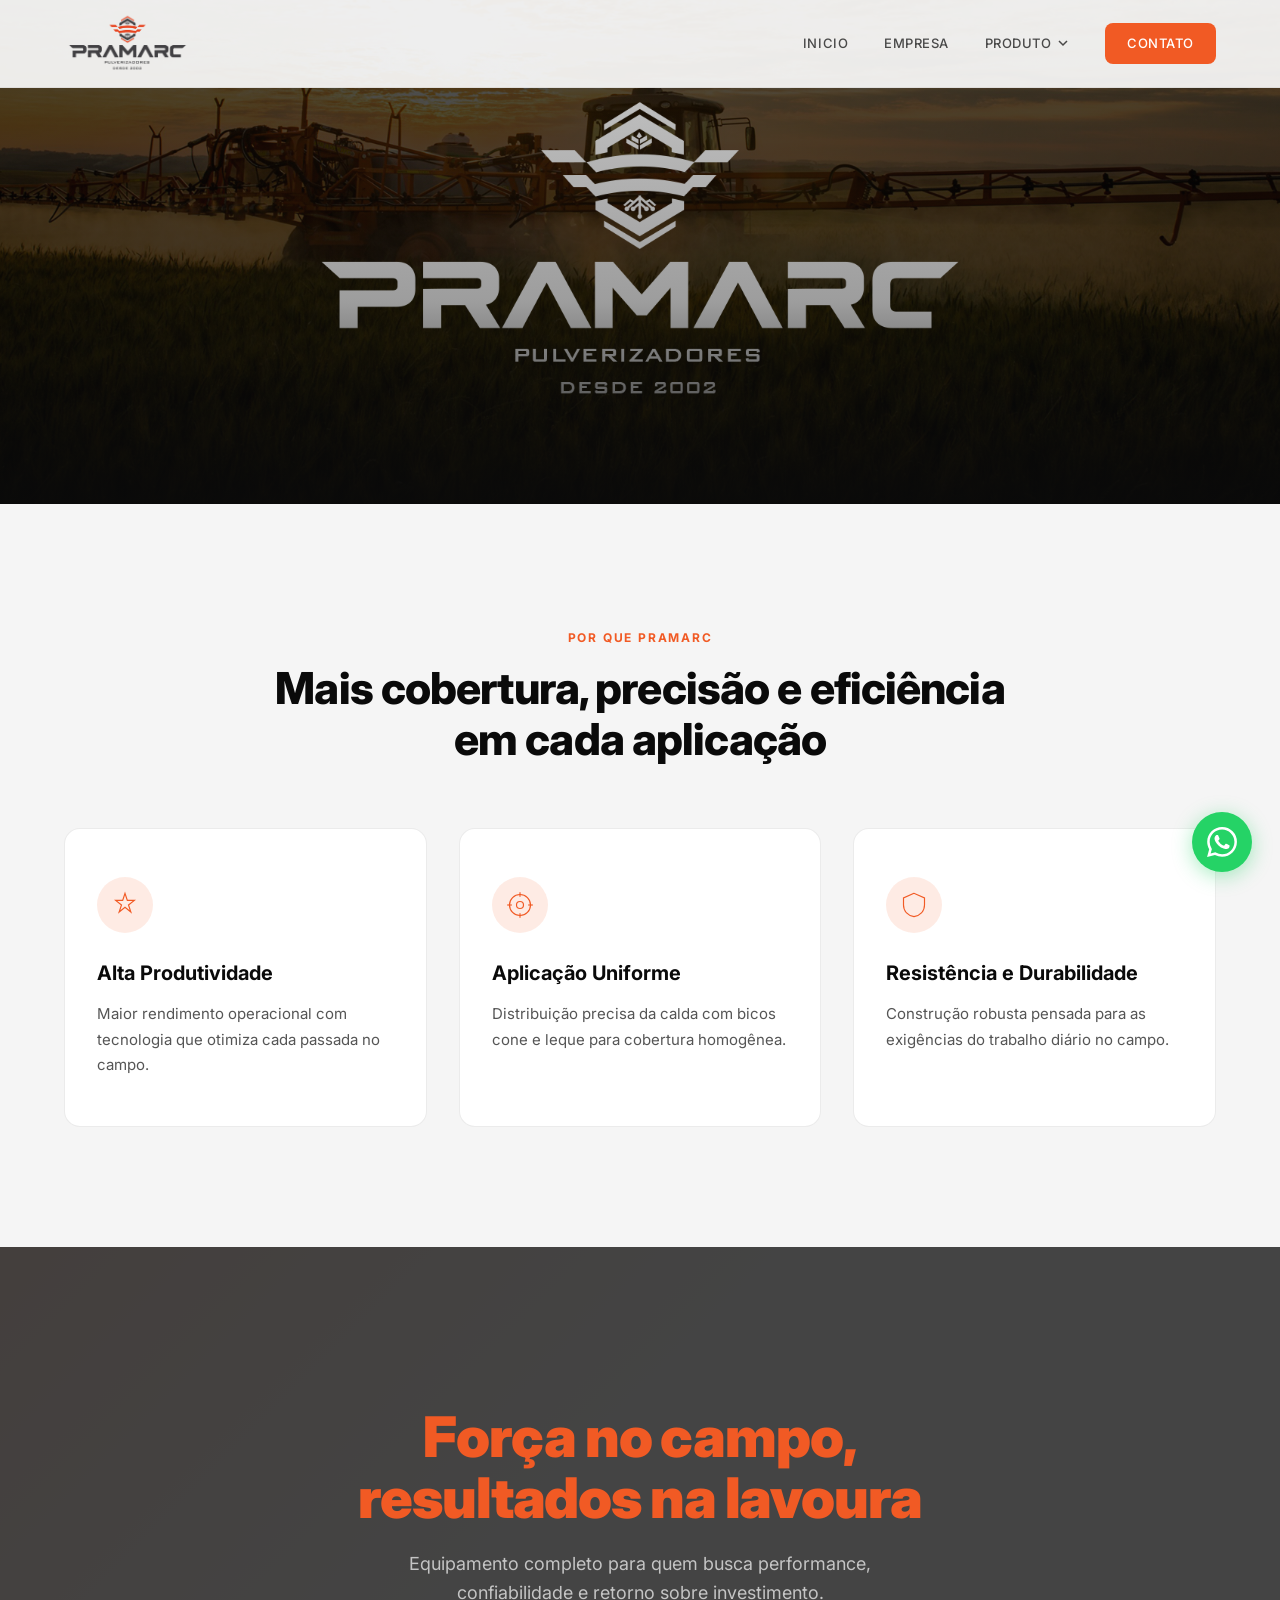
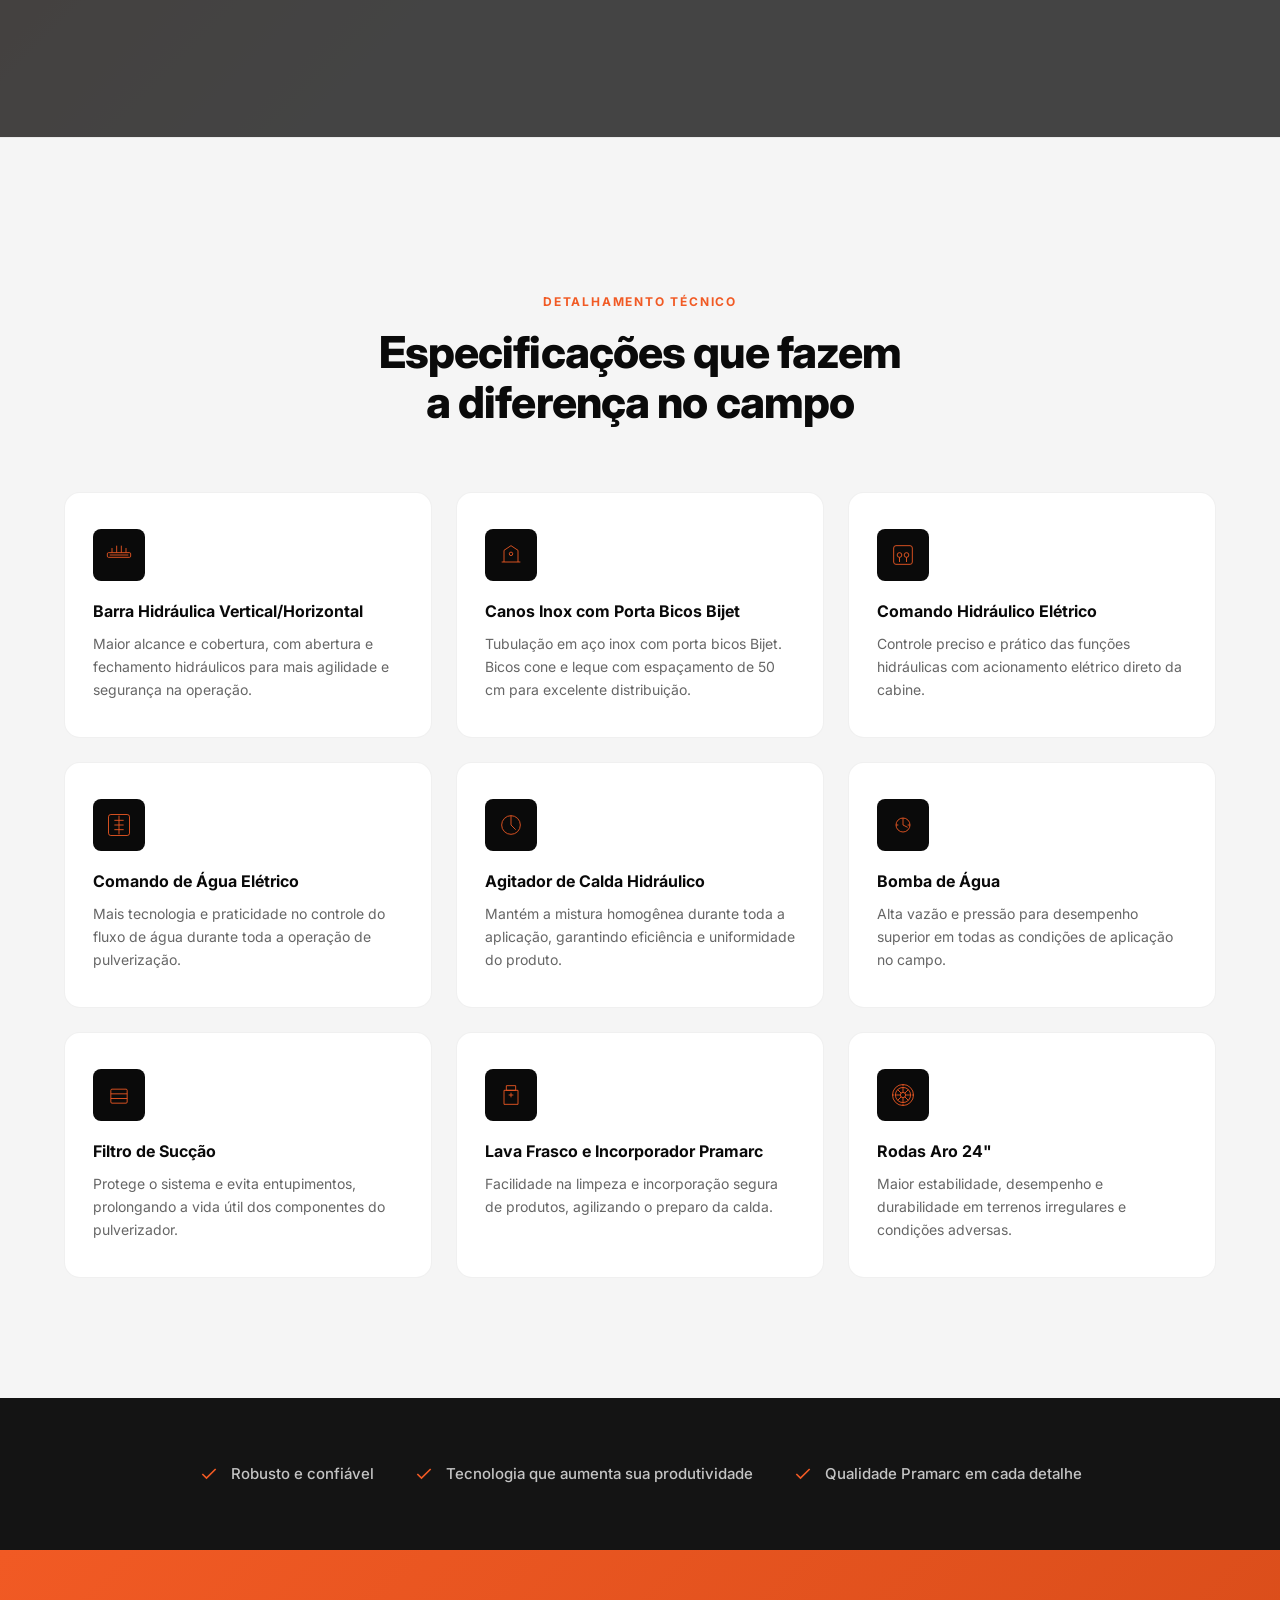
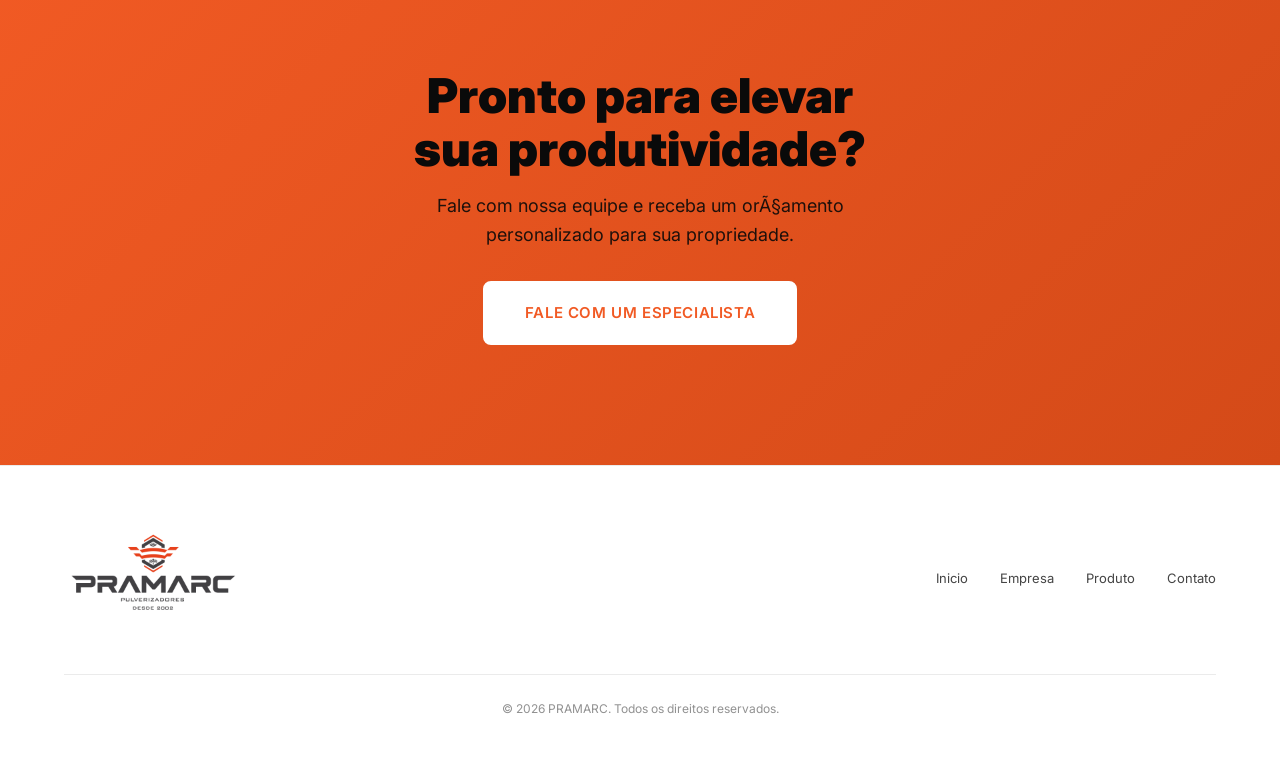
<file: index.html>
﻿<!DOCTYPE html>
<html lang="pt-BR">
<head>
  <meta charset="UTF-8">
  <meta http-equiv="Content-Type" content="text/html; charset=UTF-8">
  <meta name="viewport" content="width=device-width, initial-scale=1.0">
  <meta name="description" content="Pulverizador Pramarc 2000 Litros Ã¢Â€Â” tecnologia, desempenho e produtividade para o campo. Barra hidrÃƒÂ¡ulica 19m vertical.">
  <title>PRAMARC | Pulverizador 2000 Litros</title>
  <link rel="preconnect" href="https://fonts.googleapis.com">
  <link rel="preconnect" href="https://fonts.gstatic.com" crossorigin>
  <link href="https://fonts.googleapis.com/css2?family=Inter:wght@300;400;500;600;700;800;900&display=swap" rel="stylesheet">
  <link rel="stylesheet" href="css/style.css">
  <link rel="icon" href="assets/logo.png" type="image/png">
</head>
<body>

  <!-- Header -->
    <div id="site-header" data-page="home"></div>

  <!-- Hero -->
  <section class="hero hero--compact" id="inicio">
    <div class="hero__bg">
      <img src="assets/banner1.png" alt="Pulverizador Pramarc 2000 Litros em campo" class="hero__img">
      <div class="hero__overlay"></div>
    </div>
    <div class="hero__banner-copy" id="heroBannerCopy" aria-live="polite" hidden>
      <p>
        H&aacute; 25 anos <br>
        Levando praticidade, <br>
        seguran&ccedil;a, tecnologia <br>
        e <b>evolu&ccedil;&atilde;o para o campo</b>
      </p>
    </div>
  </section>

  <!-- Value Props -->
  <section class="values" id="destaques">
    <div class="container">
      <div class="section-header" data-animate>
        <span class="section-tag">Por que Pramarc</span>
        <h2 class="section-title">Mais cobertura, precisão e eficiência<br>em cada aplicação</h2>
      </div>
      <div class="values__grid">
        <article class="value-card" data-animate>
          <div class="value-card__icon">
            <svg viewBox="0 0 48 48" fill="none" stroke="currentColor" stroke-width="2"><path d="M24 4l4 12h12l-10 8 4 12-10-8-10 8 4-12-10-8h12z"/></svg>
          </div>
          <h3>Alta Produtividade</h3>
          <p>Maior rendimento operacional com tecnologia que otimiza cada passada no campo.</p>
        </article>
        <article class="value-card" data-animate>
          <div class="value-card__icon">
            <svg viewBox="0 0 48 48" fill="none" stroke="currentColor" stroke-width="2"><circle cx="24" cy="24" r="18"/><circle cx="24" cy="24" r="6"/><line x1="24" y1="2" x2="24" y2="10"/><line x1="24" y1="38" x2="24" y2="46"/><line x1="2" y1="24" x2="10" y2="24"/><line x1="38" y1="24" x2="46" y2="24"/></svg>
          </div>
          <h3>Aplicação Uniforme</h3>
          <p>Distribuição precisa da calda com bicos cone e leque para cobertura homogênea.</p>
        </article>
        <article class="value-card" data-animate>
          <div class="value-card__icon">
            <svg viewBox="0 0 48 48" fill="none" stroke="currentColor" stroke-width="2"><path d="M24 4L6 12v12c0 11 8 18 18 20 10-2 18-9 18-20V12L24 4z"/></svg>
          </div>
          <h3>Resistência e Durabilidade</h3>
          <p>Construção robusta pensada para as exigências do trabalho diário no campo.</p>
        </article>
      </div>
    </div>
  </section>

  <!-- Feature Banner -->
  <section class="feature-banner">
    <div class="feature-banner__bg" data-parallax="0.3"></div>
    <div class="container feature-banner__content" data-animate>
      <h2><span class="text-accent">Força no campo,<br>resultados na lavoura</span></h2>
      <p>Equipamento completo para quem busca performance, confiabilidade e retorno sobre investimento.</p>
    </div>
  </section>

  <!-- Specs -->
  <section class="specs" id="especificacoes">
    <div class="container">
      <div class="section-header" data-animate>
        <span class="section-tag">Detalhamento Técnico</span>
        <h2 class="section-title">Especificações que fazem<br>a diferença no campo</h2>
      </div>
      <div class="specs__grid">

        <article class="spec-card" data-animate>
          <div class="spec-card__icon">
            <svg viewBox="0 0 48 48" fill="none" stroke="currentColor" stroke-width="1.5"><rect x="4" y="20" width="40" height="8" rx="2"/><line x1="8" y1="24" x2="40" y2="24"/><path d="M12 20V12M20 20V8M28 20V8M36 20V12"/></svg>
          </div>
          <h3>Barra Hidráulica Vertical/Horizontal</h3>
          <p>Maior alcance e cobertura, com abertura e fechamento hidráulicos para mais agilidade e segurança na operação.</p>
        </article>

        <article class="spec-card" data-animate>
          <div class="spec-card__icon">
            <svg viewBox="0 0 48 48" fill="none" stroke="currentColor" stroke-width="1.5"><path d="M8 36h32M12 36V16l12-8 12 8v20"/><circle cx="24" cy="22" r="3"/></svg>
          </div>
          <h3>Canos Inox com Porta Bicos Bijet</h3>
          <p>Tubulação em aço inox com porta bicos Bijet. Bicos cone e leque com espaçamento de 50 cm para excelente distribuição.</p>
        </article>

        <article class="spec-card" data-animate>
          <div class="spec-card__icon">
            <svg viewBox="0 0 48 48" fill="none" stroke="currentColor" stroke-width="1.5"><rect x="8" y="8" width="32" height="32" rx="4"/><circle cx="18" cy="24" r="4"/><circle cx="30" cy="24" r="4"/><line x1="18" y1="28" x2="18" y2="36"/><line x1="30" y1="28" x2="30" y2="36"/></svg>
          </div>
          <h3>Comando Hidráulico Elétrico</h3>
          <p>Controle preciso e prático das funções hidráulicas com acionamento elétrico direto da cabine.</p>
        </article>

        <article class="spec-card" data-animate>
          <div class="spec-card__icon">
            <svg viewBox="0 0 48 48" fill="none" stroke="currentColor" stroke-width="1.5"><path d="M24 8v32M16 16h16M16 24h16M16 32h16"/><rect x="6" y="6" width="36" height="36" rx="4"/></svg>
          </div>
          <h3>Comando de Água Elétrico</h3>
          <p>Mais tecnologia e praticidade no controle do fluxo de água durante toda a operação de pulverização.</p>
        </article>

        <article class="spec-card" data-animate>
          <div class="spec-card__icon">
            <svg viewBox="0 0 48 48" fill="none" stroke="currentColor" stroke-width="1.5"><circle cx="24" cy="24" r="16"/><path d="M24 8v16l8 8"/></svg>
          </div>
          <h3>Agitador de Calda Hidráulico</h3>
          <p>Mantém a mistura homogênea durante toda a aplicação, garantindo eficiência e uniformidade do produto.</p>
        </article>

        <article class="spec-card" data-animate>
          <div class="spec-card__icon">
            <svg viewBox="0 0 48 48" fill="none" stroke="currentColor" stroke-width="1.5"><circle cx="24" cy="24" r="12"/><path d="M24 12v12l8 4"/><path d="M12 24h4M32 24h4"/></svg>
          </div>
          <h3>Bomba de Água</h3>
          <p>Alta vazão e pressão para desempenho superior em todas as condições de aplicação no campo.</p>
        </article>

        <article class="spec-card" data-animate>
          <div class="spec-card__icon">
            <svg viewBox="0 0 48 48" fill="none" stroke="currentColor" stroke-width="1.5"><rect x="10" y="14" width="28" height="24" rx="2"/><line x1="10" y1="22" x2="38" y2="22"/><line x1="10" y1="30" x2="38" y2="30"/></svg>
          </div>
          <h3>Filtro de Sucção</h3>
          <p>Protege o sistema e evita entupimentos, prolongando a vida útil dos componentes do pulverizador.</p>
        </article>

        <article class="spec-card" data-animate>
          <div class="spec-card__icon">
            <svg viewBox="0 0 48 48" fill="none" stroke="currentColor" stroke-width="1.5"><path d="M16 8h16v8H16zM12 16h24v24H12z"/><line x1="20" y1="24" x2="28" y2="24"/><line x1="24" y1="20" x2="24" y2="28"/></svg>
          </div>
          <h3>Lava Frasco e Incorporador Pramarc</h3>
          <p>Facilidade na limpeza e incorporação segura de produtos, agilizando o preparo da calda.</p>
        </article>

        <!-- <article class="spec-card" data-animate>
          <div class="spec-card__icon">
            <svg viewBox="0 0 48 48" fill="none" stroke="currentColor" stroke-width="1.5"><path d="M16 8h16v8H16zM12 16h24v24H12z"/><line x1="20" y1="24" x2="28" y2="24"/><line x1="24" y1="20" x2="24" y2="28"/></svg>
          </div>
          <h3>Rodas Aro 24"</h3>
          <p>Maior estabilidade, desempenho e durabilidade no campo.</p>
        </article> -->

        <article class="spec-card" data-animate>
          <div class="spec-card__icon">
            <svg viewBox="0 0 48 48" fill="none" stroke="currentColor" stroke-width="1.5" stroke-linejoin="round"><circle cx="24" cy="24" r="18"/><circle cx="24" cy="24" r="13"/><circle cx="24" cy="24" r="4.5"/><path d="M24 11v8.5M24 28.5V37M11 24h8.5M28.5 24H37"/><path d="M14.8 14.8l6 6M27.2 27.2l6 6M33.2 14.8l-6 6M20.8 27.2l-6 6"/><path d="M24 6v3M24 39v3M6 24h3M39 24h3"/></svg>
          </div>
          <h3>Rodas Aro 24"</h3>
          <p>Maior estabilidade, desempenho e durabilidade em terrenos irregulares e condições adversas.</p>
        </article>

      </div>
    </div>
  </section>

  <!-- Trust -->
  <section class="trust">
    <div class="container trust__inner" data-animate>
      <div class="trust__item">
        <svg viewBox="0 0 24 24" fill="none" stroke="currentColor" stroke-width="2"><polyline points="20 6 9 17 4 12"/></svg>
        Robusto e confiável
      </div>
      <div class="trust__item">
        <svg viewBox="0 0 24 24" fill="none" stroke="currentColor" stroke-width="2"><polyline points="20 6 9 17 4 12"/></svg>
        Tecnologia que aumenta sua produtividade
      </div>
      <div class="trust__item">
        <svg viewBox="0 0 24 24" fill="none" stroke="currentColor" stroke-width="2"><polyline points="20 6 9 17 4 12"/></svg>
        Qualidade Pramarc em cada detalhe
      </div>
    </div>
  </section>

  <!-- CTA -->
  <section class="cta-section">
    <div class="container cta-section__inner" data-animate>
      <h2>Pronto para elevar<br>sua produtividade?</h2>
      <p>Fale com nossa equipe e receba um orÃ§amento personalizado para sua propriedade.</p>
      <a href="contato.html" class="btn btn--primary btn--lg">Fale com um Especialista</a>
    </div>
  </section>

  <!-- Footer -->
    <div id="site-footer"></div>

  <!-- Floating WhatsApp -->
    <div id="site-whatsapp" data-whatsapp-text="Ola! Tenho interesse no Pulverizador Pramarc 2000 Litros."></div>

  <script src="js/components.js"></script>
  <script src="js/main.js"></script>
</body>
</html>
</file>
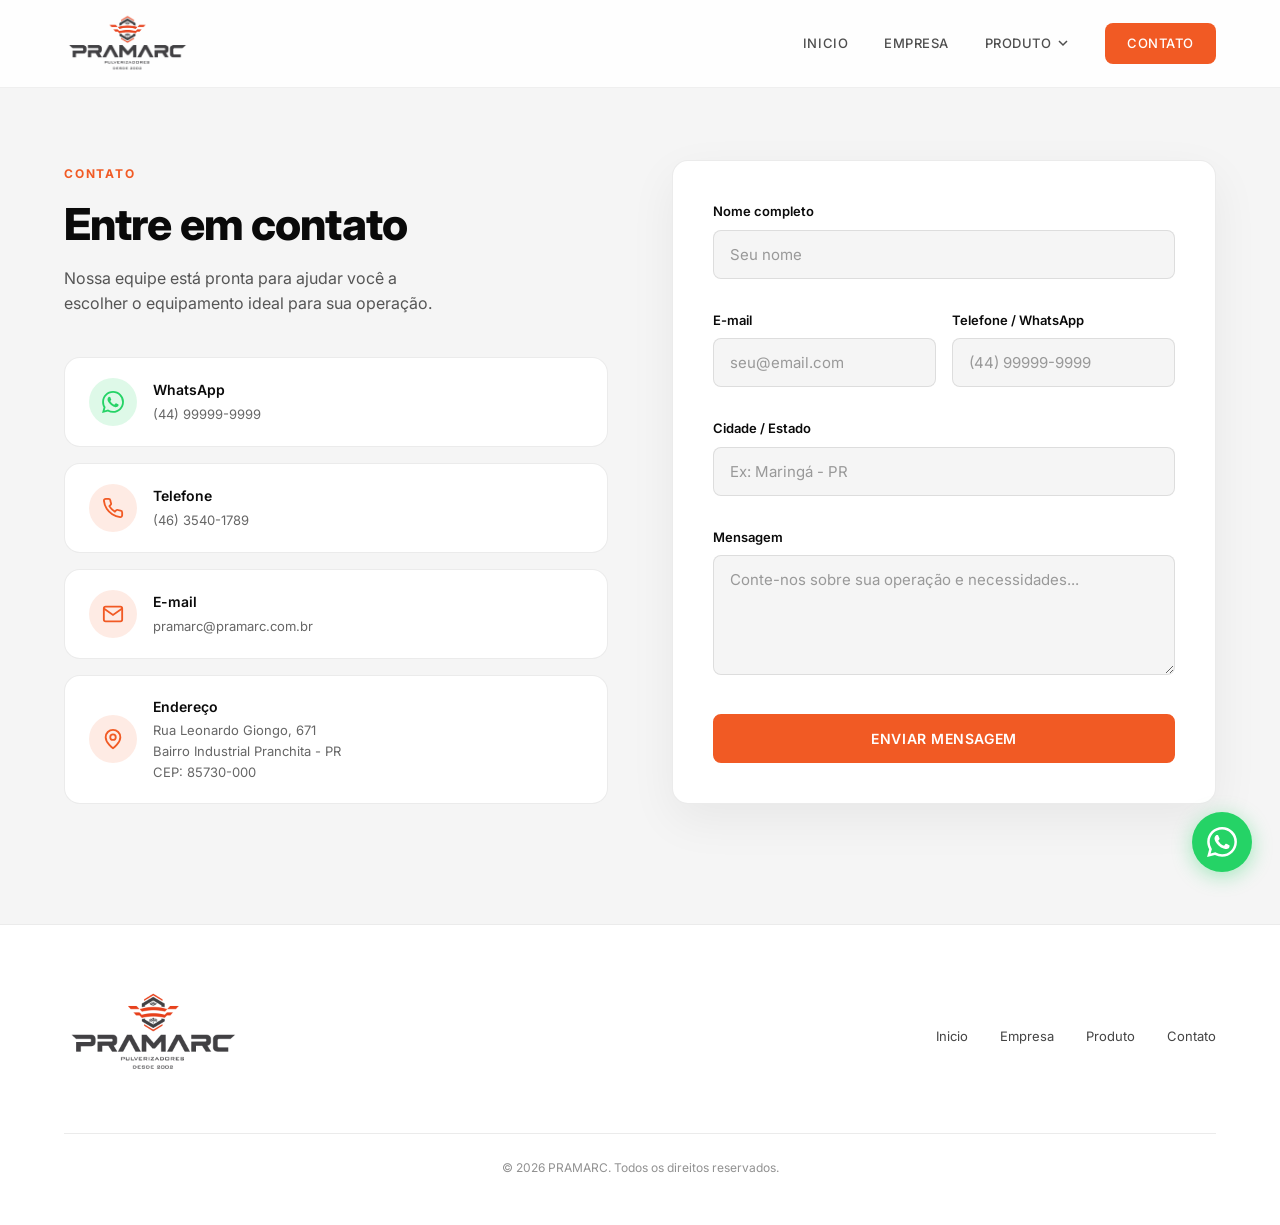
<file: contato.html>
﻿<!DOCTYPE html>
<html lang="pt-BR">
<head>
  <meta charset="UTF-8">
  <meta http-equiv="Content-Type" content="text/html; charset=UTF-8">
  <meta name="viewport" content="width=device-width, initial-scale=1.0">
  <meta name="description" content="Entre em contato com a PRAMARC ? solicite orï¿½amento do Pulverizador 2000 Litros.">
  <title>Contato | PRAMARC</title>
  <link rel="preconnect" href="https://fonts.googleapis.com">
  <link rel="preconnect" href="https://fonts.gstatic.com" crossorigin>
  <link href="https://fonts.googleapis.com/css2?family=Inter:wght@300;400;500;600;700;800;900&display=swap" rel="stylesheet">
  <link rel="stylesheet" href="css/style.css">
  <link rel="icon" href="assets/logo.png" type="image/png">
</head>
<body>

  <!-- Header -->
    <div id="site-header" data-page="contato"></div>

  <!-- Contact -->
  <section class="contact contact--page" id="contato">
    <div class="container">
      <div class="contact__grid">
        <div class="contact__info" data-animate>
          <span class="section-tag">Contato</span>
          <h2 class="section-title">Entre em contato</h2>
          <p class="contact__desc">Nossa equipe está pronta para ajudar você a escolher o equipamento ideal para sua operação.</p>

          <div class="contact__methods">
            <a href="https://wa.me/5544999999999?text=Ol%C3%A1!%20Tenho%20interesse%20no%20Pulverizador%20Pramarc%202000%20Litros." class="contact__method" target="_blank" rel="noopener noreferrer">
              <div class="contact__method-icon contact__method-icon--whatsapp">
                <svg viewBox="0 0 24 24" fill="currentColor"><path d="M17.472 14.382c-.297-.149-1.758-.867-2.03-.967-.273-.099-.471-.148-.67.15-.197.297-.767.966-.94 1.164-.173.199-.347.223-.644.075-.297-.15-1.255-.463-2.39-1.475-.883-.788-1.48-1.761-1.653-2.059-.173-.297-.018-.458.13-.606.134-.133.298-.347.446-.52.149-.174.198-.298.298-.497.099-.198.05-.371-.025-.52-.075-.149-.669-1.612-.916-2.207-.242-.579-.487-.5-.669-.51-.173-.008-.371-.01-.57-.01-.198 0-.52.074-.792.372-.272.297-1.04 1.016-1.04 2.479 0 1.462 1.065 2.875 1.213 3.074.149.198 2.096 3.2 5.077 4.487.709.306 1.262.489 1.694.625.712.227 1.36.195 1.871.118.571-.085 1.758-.719 2.006-1.413.248-.694.248-1.289.173-1.413-.074-.124-.272-.198-.57-.347m-5.421 7.403h-.004a9.87 9.87 0 01-5.031-1.378l-.361-.214-3.741.982.998-3.648-.235-.374a9.86 9.86 0 01-1.51-5.26c.001-5.45 4.436-9.884 9.888-9.884 2.64 0 5.122 1.03 6.988 2.898a9.825 9.825 0 012.893 6.994c-.003 5.45-4.435 9.884-9.885 9.884m8.413-18.297A11.815 11.815 0 0012.05 0C5.495 0 .16 5.335.157 11.892c0 2.096.547 4.142 1.588 5.945L.057 24l6.305-1.654a11.882 11.882 0 005.683 1.448h.005c6.554 0 11.89-5.335 11.893-11.893a11.821 11.821 0 00-3.48-8.413z"/></svg>
              </div>
              <div>
                <strong>WhatsApp</strong>
                <span>(44) 99999-9999</span>
              </div>
            </a>

            <a href="tel:+554635401789" class="contact__method">
              <div class="contact__method-icon">
                <svg viewBox="0 0 24 24" fill="none" stroke="currentColor" stroke-width="2"><path d="M22 16.92v3a2 2 0 01-2.18 2 19.79 19.79 0 01-8.63-3.07 19.5 19.5 0 01-6-6 19.79 19.79 0 01-3.07-8.67A2 2 0 014.11 2h3a2 2 0 012 1.72c.127.96.361 1.903.7 2.81a2 2 0 01-.45 2.11L8.09 9.91a16 16 0 006 6l1.27-1.27a2 2 0 012.11-.45c.907.339 1.85.573 2.81.7A2 2 0 0122 16.92z"/></svg>
              </div>
              <div>
                <strong>Telefone</strong>
                <span>(46) 3540-1789</span>
              </div>
            </a>

            <a href="mailto:pramarc@pramarc.com.br" class="contact__method">
              <div class="contact__method-icon">
                <svg viewBox="0 0 24 24" fill="none" stroke="currentColor" stroke-width="2"><path d="M4 4h16c1.1 0 2 .9 2 2v12c0 1.1-.9 2-2 2H4c-1.1 0-2-.9-2-2V6c0-1.1.9-2 2-2z"/><polyline points="22,6 12,13 2,6"/></svg>
              </div>
              <div>
                <strong>E-mail</strong>
                <span>pramarc@pramarc.com.br</span>
              </div>
            </a>

            <div class="contact__method">
              <div class="contact__method-icon">
                <svg viewBox="0 0 24 24" fill="none" stroke="currentColor" stroke-width="2"><path d="M12 22s8-5.5 8-12a8 8 0 10-16 0c0 6.5 8 12 8 12z"/><circle cx="12" cy="10" r="3"/></svg>
              </div>
              <div>
                <strong>Endereço</strong>
                <span>Rua Leonardo Giongo, 671</span>
                <span>Bairro Industrial Pranchita - PR</span>
                <span>CEP: 85730-000</span>
              </div>
            </div>
          </div>
        </div>

        <form class="contact__form" id="contactForm" data-animate>
          <div class="form-group">
            <label for="name">Nome completo</label>
            <input type="text" id="name" name="name" required placeholder="Seu nome">
          </div>
          <div class="form-row">
            <div class="form-group">
              <label for="email">E-mail</label>
              <input type="email" id="email" name="email" required placeholder="seu@email.com">
            </div>
            <div class="form-group">
              <label for="phone">Telefone / WhatsApp</label>
              <input type="tel" id="phone" name="phone" required placeholder="(44) 99999-9999">
            </div>
          </div>
          <div class="form-group">
            <label for="city">Cidade / Estado</label>
            <input type="text" id="city" name="city" placeholder="Ex: Maringá - PR">
          </div>
          <div class="form-group">
            <label for="message">Mensagem</label>
            <textarea id="message" name="message" rows="4" required placeholder="Conte-nos sobre sua operação e necessidades..."></textarea>
          </div>
          <button type="submit" class="btn btn--primary btn--full">Enviar Mensagem</button>
          <p class="form-success" id="formSuccess" hidden>Mensagem enviada! Entraremos em contato em breve.</p>
        </form>
      </div>
    </div>
  </section>

  <!-- Footer -->
    <div id="site-footer"></div>

  <!-- Floating WhatsApp -->
    <div id="site-whatsapp" data-whatsapp-text="Ola! Quero falar com a equipe da PRAMARC sobre um orçamento."></div>

  <script src="js/components.js"></script>
  <script src="js/main.js"></script>
</body>
</html>
</file>
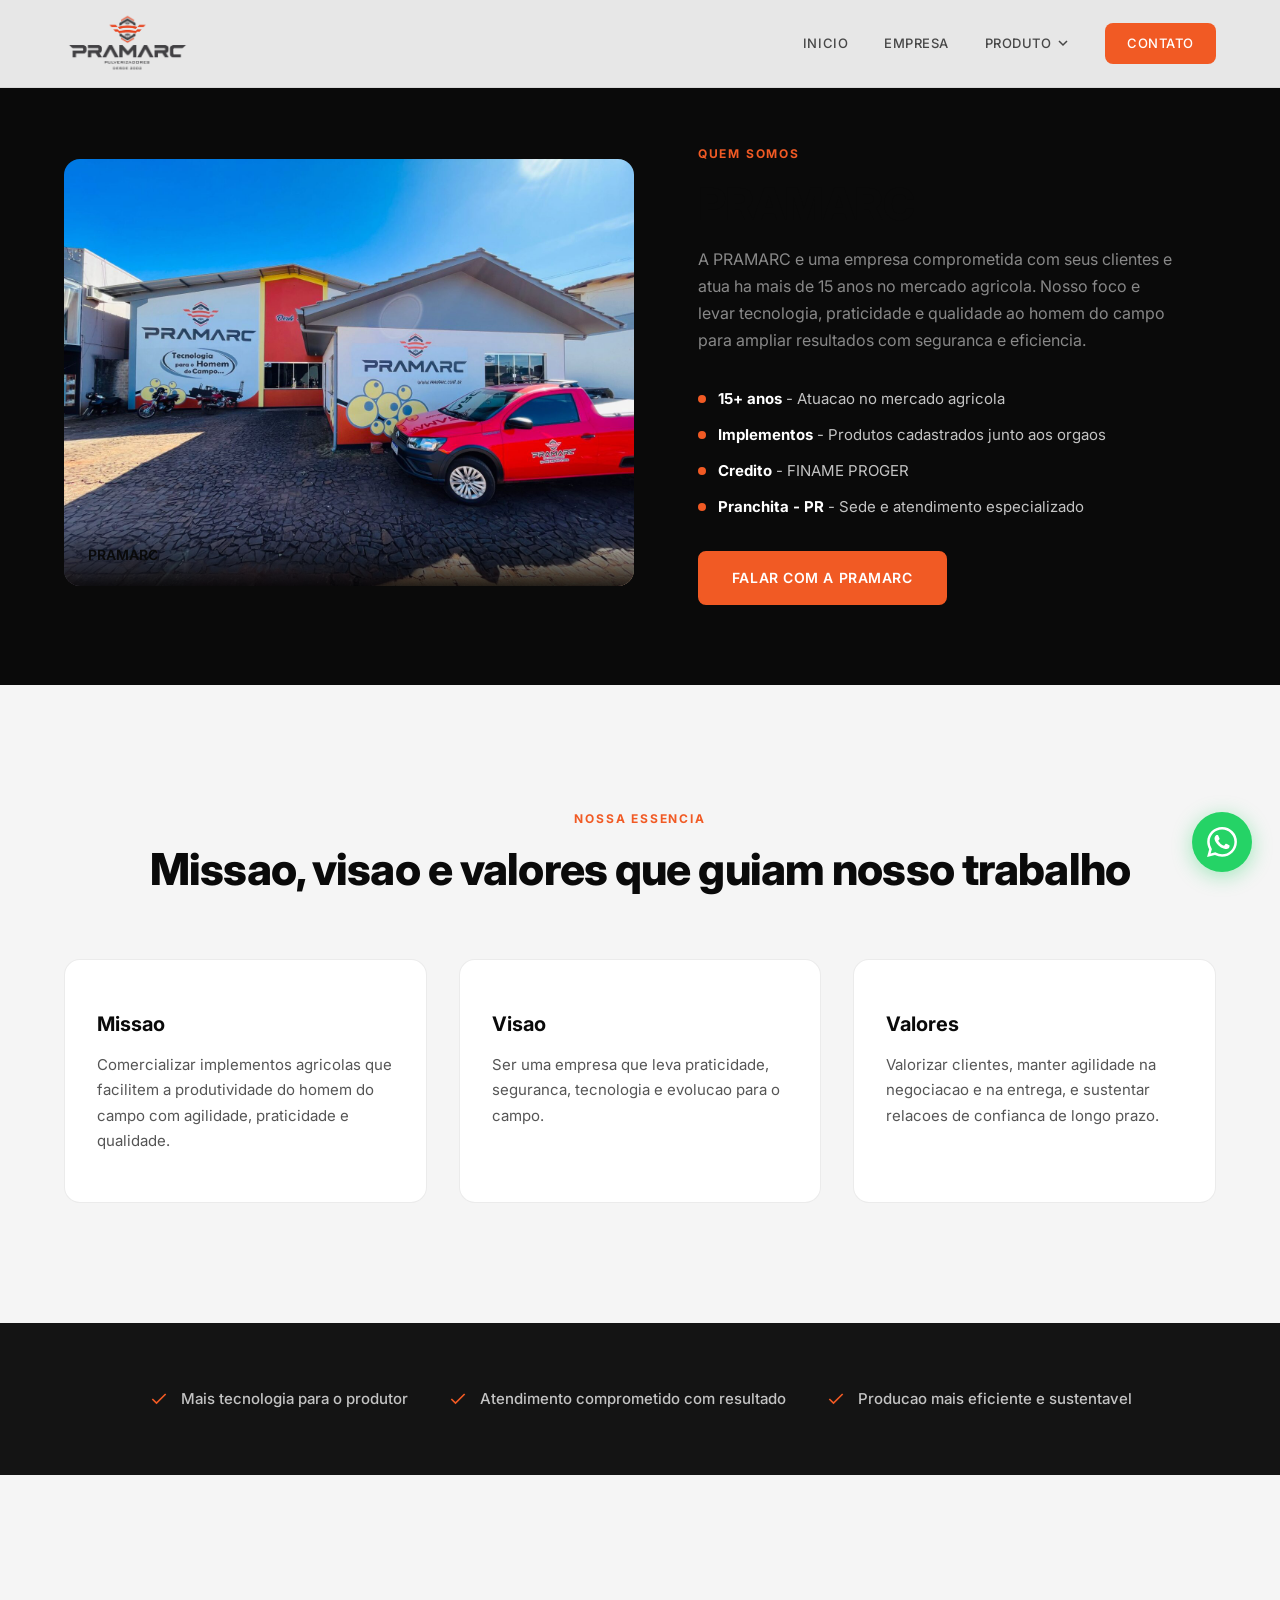
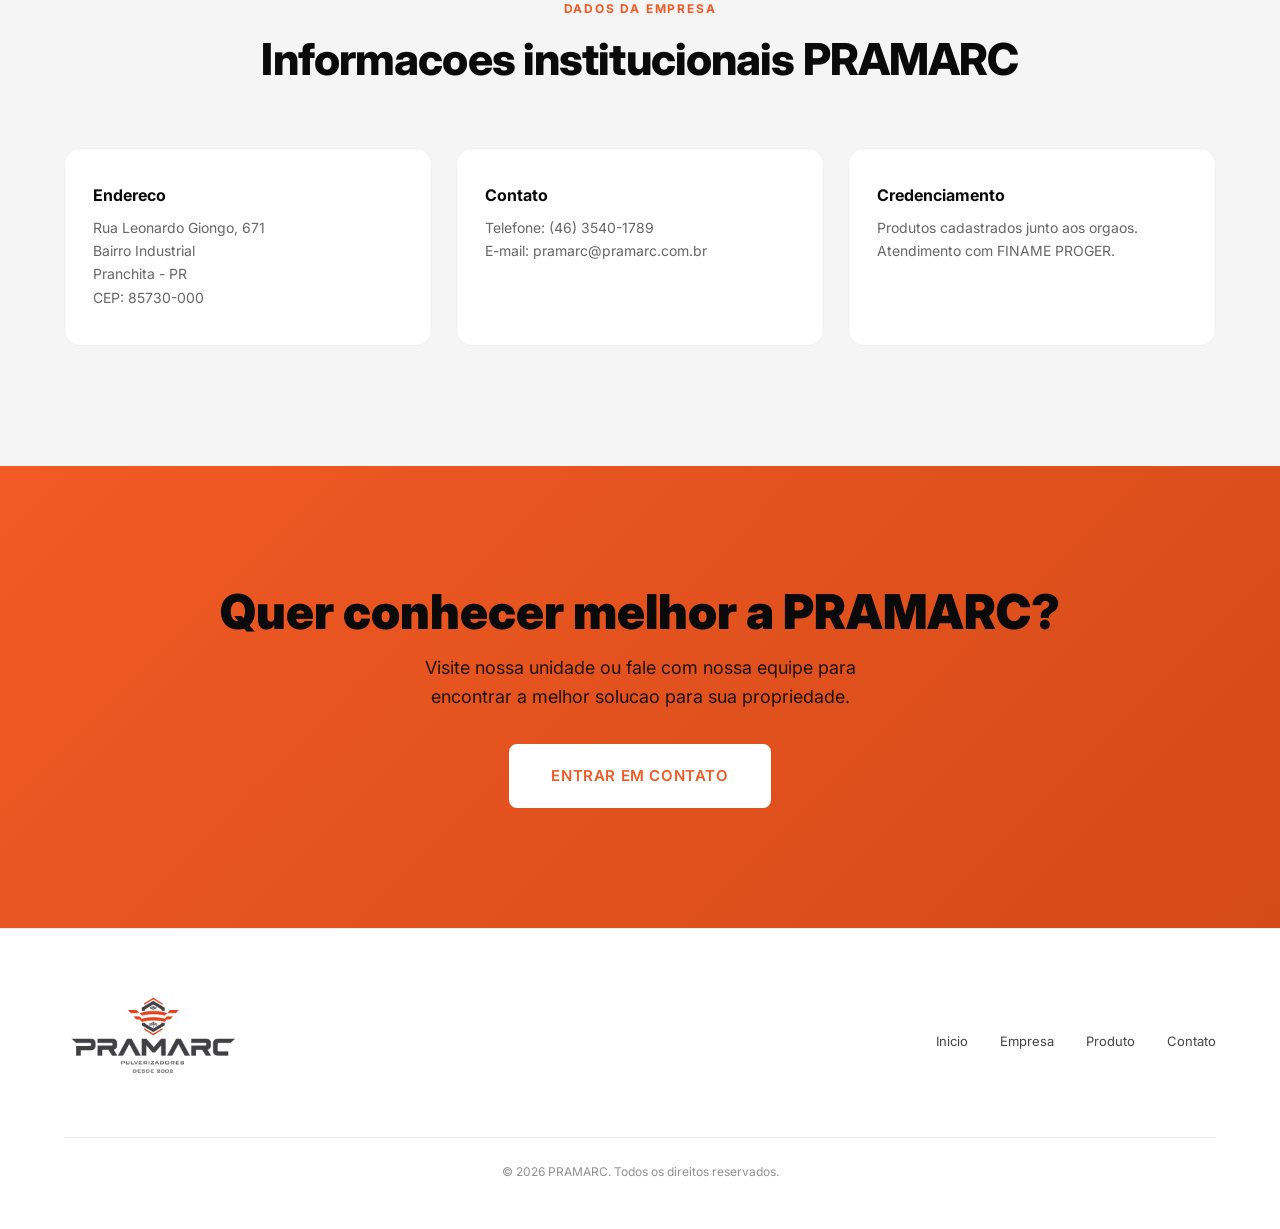
<file: empresa.html>
<!DOCTYPE html>
<html lang="pt-BR">
<head>
  <meta charset="UTF-8">
  <meta http-equiv="Content-Type" content="text/html; charset=UTF-8">
  <meta name="viewport" content="width=device-width, initial-scale=1.0">
  <meta name="description" content="Conheca a PRAMARC: historia, missao, visao, valores e compromisso com o produtor rural.">
  <title>Empresa | PRAMARC</title>
  <link rel="preconnect" href="https://fonts.googleapis.com">
  <link rel="preconnect" href="https://fonts.gstatic.com" crossorigin>
  <link href="https://fonts.googleapis.com/css2?family=Inter:wght@300;400;500;600;700;800;900&display=swap" rel="stylesheet">
  <link rel="stylesheet" href="css/style.css">
  <link rel="icon" href="assets/logo.png" type="image/png">
</head>
<body>

  <div id="site-header" data-page="empresa"></div>

  <section class="product-hero">
    <div class="container product-hero__grid">
      <figure class="product-hero__image" data-animate>
        <img src="assets/empresa.jpg" alt="Equipe e estrutura da PRAMARC" loading="eager">
        <figcaption>PRAMARC</figcaption>
      </figure>
      <div class="product-hero__info" data-animate>
        <span class="section-tag">Quem Somos</span>
        <h1 class="section-title">PRAMARC</h1>
        <p class="product-hero__desc">A PRAMARC e uma empresa comprometida com seus clientes e atua ha mais de 15 anos no mercado agricola. Nosso foco e levar tecnologia, praticidade e qualidade ao homem do campo para ampliar resultados com seguranca e eficiencia.</p>
        <ul class="product-hero__highlights">
          <li><strong>15+ anos</strong> - Atuacao no mercado agricola</li>
          <li><strong>Implementos</strong> - Produtos cadastrados junto aos orgaos</li>
          <li><strong>Credito</strong> - FINAME PROGER</li>
          <li><strong>Pranchita - PR</strong> - Sede e atendimento especializado</li>
        </ul>
        <a href="contato.html" class="btn btn--primary">Falar com a PRAMARC</a>
      </div>
    </div>
  </section>

  <section class="values" id="essencia">
    <div class="container">
      <div class="section-header" data-animate>
        <span class="section-tag">Nossa Essencia</span>
        <h2 class="section-title">Missao, visao e valores que guiam nosso trabalho</h2>
      </div>
      <div class="values__grid">
        <article class="value-card" data-animate>
          <h3>Missao</h3>
          <p>Comercializar implementos agricolas que facilitem a produtividade do homem do campo com agilidade, praticidade e qualidade.</p>
        </article>
        <article class="value-card" data-animate>
          <h3>Visao</h3>
          <p>Ser uma empresa que leva praticidade, seguranca, tecnologia e evolucao para o campo.</p>
        </article>
        <article class="value-card" data-animate>
          <h3>Valores</h3>
          <p>Valorizar clientes, manter agilidade na negociacao e na entrega, e sustentar relacoes de confianca de longo prazo.</p>
        </article>
      </div>
    </div>
  </section>

  <section class="trust">
    <div class="container trust__inner" data-animate>
      <div class="trust__item">
        <svg viewBox="0 0 24 24" fill="none" stroke="currentColor" stroke-width="2"><polyline points="20 6 9 17 4 12"/></svg>
        Mais tecnologia para o produtor
      </div>
      <div class="trust__item">
        <svg viewBox="0 0 24 24" fill="none" stroke="currentColor" stroke-width="2"><polyline points="20 6 9 17 4 12"/></svg>
        Atendimento comprometido com resultado
      </div>
      <div class="trust__item">
        <svg viewBox="0 0 24 24" fill="none" stroke="currentColor" stroke-width="2"><polyline points="20 6 9 17 4 12"/></svg>
        Producao mais eficiente e sustentavel
      </div>
    </div>
  </section>

  <section class="specs" id="dados-empresa">
    <div class="container">
      <div class="section-header" data-animate>
        <span class="section-tag">Dados da Empresa</span>
        <h2 class="section-title">Informacoes institucionais PRAMARC</h2>
      </div>
      <div class="specs__grid">
        <article class="spec-card" data-animate>
          <h3>Endereco</h3>
          <p>Rua Leonardo Giongo, 671<br>Bairro Industrial<br>Pranchita - PR<br>CEP: 85730-000</p>
        </article>
        <article class="spec-card" data-animate>
          <h3>Contato</h3>
          <p>Telefone: (46) 3540-1789<br>E-mail: pramarc@pramarc.com.br</p>
        </article>
        <article class="spec-card" data-animate>
          <h3>Credenciamento</h3>
          <p>Produtos cadastrados junto aos orgaos.<br>Atendimento com FINAME PROGER.</p>
        </article>
      </div>
    </div>
  </section>

  <section class="cta-section">
    <div class="container cta-section__inner" data-animate>
      <h2>Quer conhecer melhor a PRAMARC?</h2>
      <p>Visite nossa unidade ou fale com nossa equipe para encontrar a melhor solucao para sua propriedade.</p>
      <a href="contato.html" class="btn btn--primary btn--lg">Entrar em Contato</a>
    </div>
  </section>

  <div id="site-footer"></div>

  <div id="site-whatsapp" data-whatsapp-text="Ola! Quero saber mais sobre a empresa PRAMARC."></div>

  <script src="js/components.js"></script>
  <script src="js/main.js"></script>
</body>
</html>
</file>
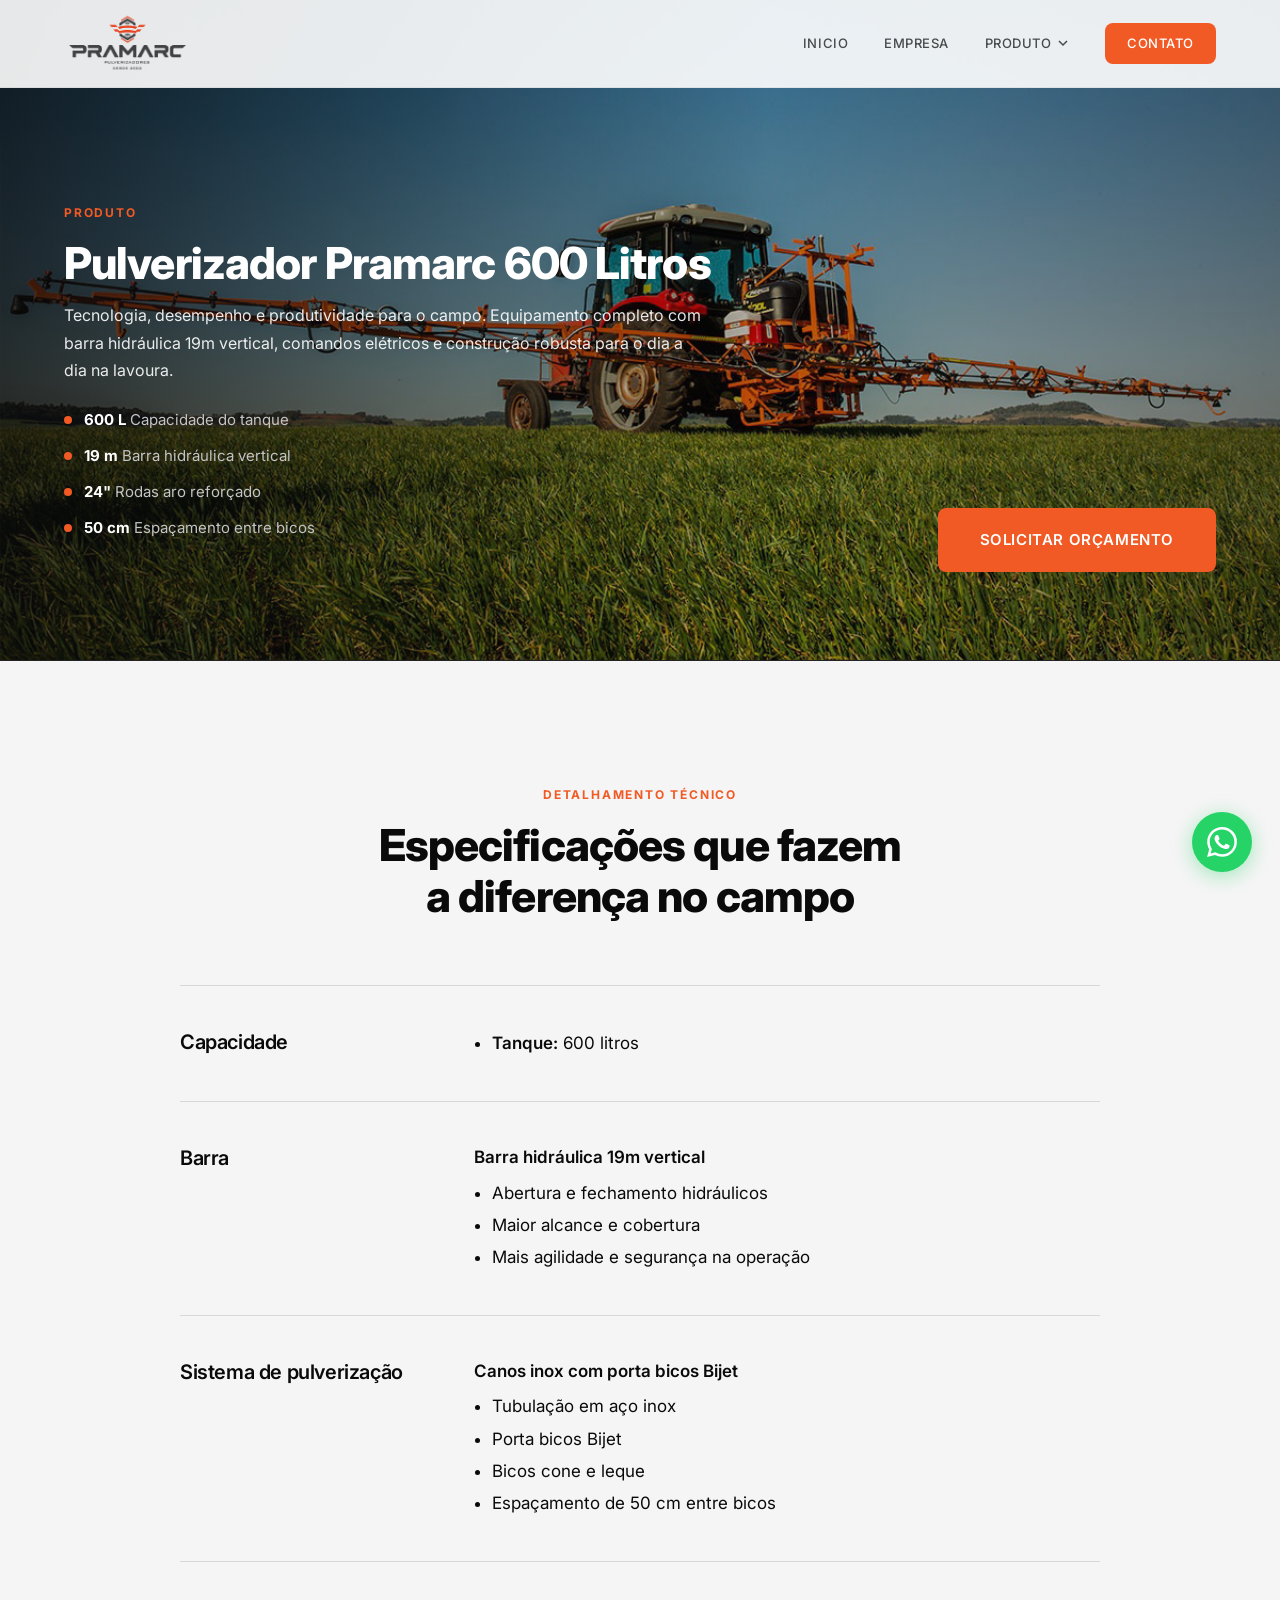
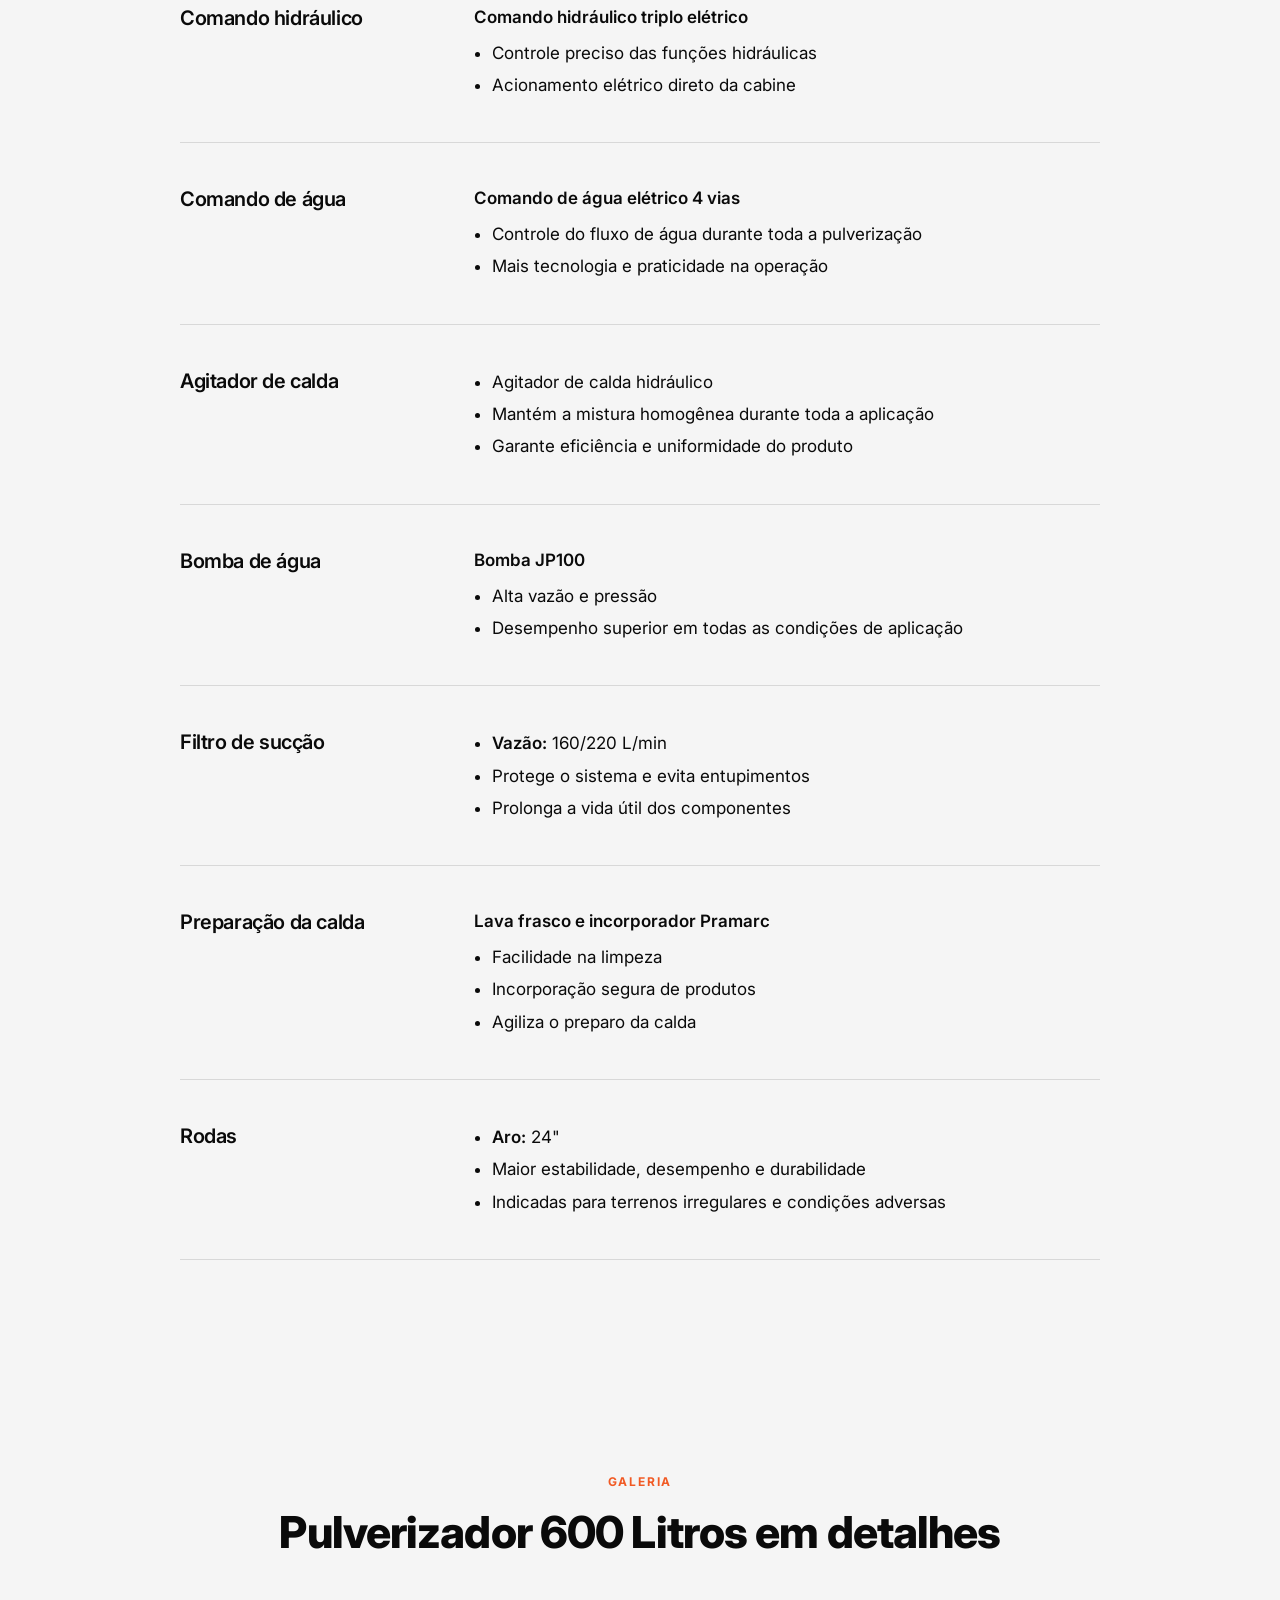
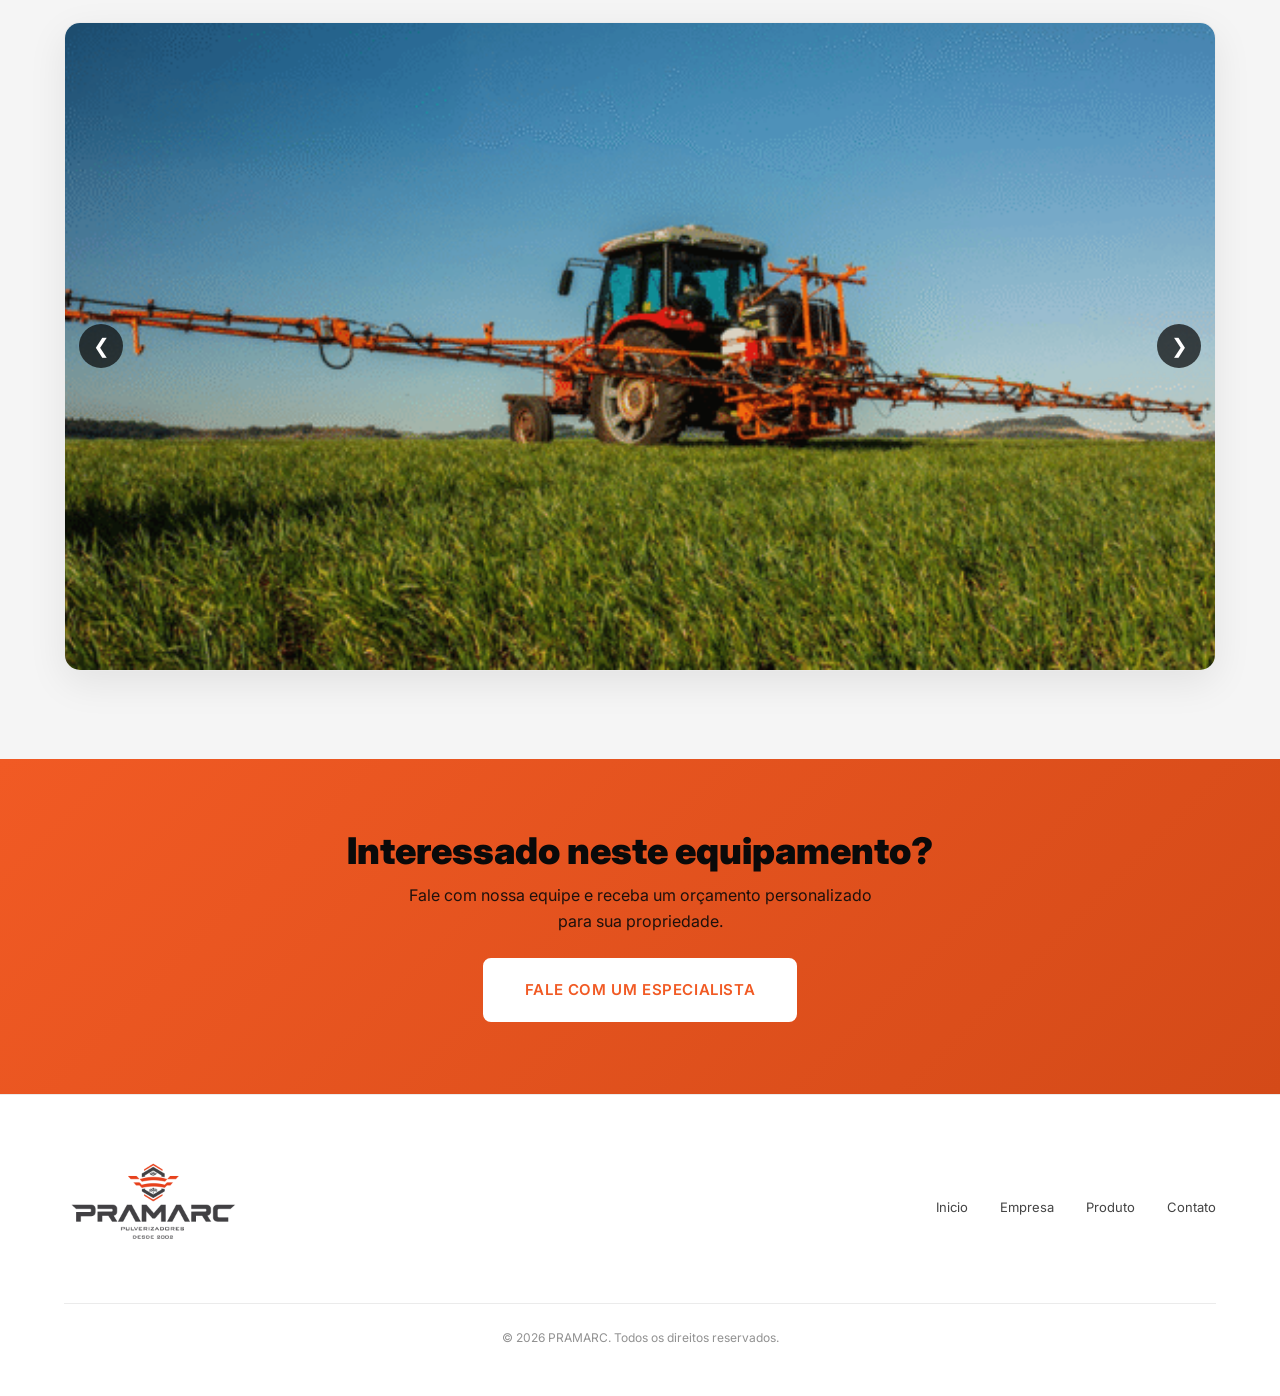
<file: produto-600.html>
<!DOCTYPE html>
<html lang="pt-BR">
<head>
  <meta charset="UTF-8">
  <meta http-equiv="Content-Type" content="text/html; charset=UTF-8">
  <meta name="viewport" content="width=device-width, initial-scale=1.0">
  <meta name="description" content="Pulverizador Pramarc 600 Litros â€” conheÃ§a o equipamento, imagens e especificaÃ§Ãµes tÃ©cnicas completas.">
  <title>Pulverizador 600 Litros | PRAMARC</title>
  <link rel="preconnect" href="https://fonts.googleapis.com">
  <link rel="preconnect" href="https://fonts.gstatic.com" crossorigin>
  <link href="https://fonts.googleapis.com/css2?family=Inter:wght@300;400;500;600;700;800;900&display=swap" rel="stylesheet">
  <link rel="stylesheet" href="css/style.css">
  <link rel="icon" href="assets/logo.png" type="image/png">
</head>
<body>

    <div id="site-header" data-page="produto" data-product="600"></div>

  <section class="product-hero product-hero--cover">
    <div class="container product-hero--cover__inner" data-animate>
      <div class="product-hero--cover__content">
        <span class="section-tag">Produto</span>
        <h1 class="section-title">Pulverizador Pramarc 600 Litros</h1>
        <p class="product-hero__desc">Tecnologia, desempenho e produtividade para o campo. Equipamento completo com barra hidráulica 19m vertical, comandos elétricos e construção robusta para o dia a dia na lavoura.</p>
        <ul class="product-hero__highlights">
          <li><strong>600 L</strong> Capacidade do tanque</li>
          <li><strong>19 m</strong> Barra hidráulica vertical</li>
          <li><strong>24"</strong> Rodas aro reforçado</li>
          <li><strong>50 cm</strong> Espaçamento entre bicos</li>
        </ul>
      </div>
      <a href="contato.html" class="btn btn--primary btn--lg product-hero--cover__cta">Solicitar Orçamento</a>
    </div>
  </section>

<!-- Specs -->
  <section class="specs" id="especificacoes">
    <div class="container">
      <div class="section-header" data-animate>
        <span class="section-tag">Detalhamento Técnico</span>
        <h2 class="section-title">Especificações que fazem<br>a diferença no campo</h2>
      </div>
      <div class="specs__list">

        <article class="specs__row" data-animate>
          <h3 class="specs__label">Capacidade</h3>
          <div class="specs__detail">
            <ul>
              <li><strong>Tanque:</strong> 600 litros</li>
            </ul>
          </div>
        </article>

        <article class="specs__row" data-animate>
          <h3 class="specs__label">Barra</h3>
          <div class="specs__detail">
            <p class="specs__lead">Barra hidráulica 19m vertical</p>
            <ul>
              <li>Abertura e fechamento hidráulicos</li>
              <li>Maior alcance e cobertura</li>
              <li>Mais agilidade e segurança na operação</li>
            </ul>
          </div>
        </article>

        <article class="specs__row" data-animate>
          <h3 class="specs__label">Sistema de pulverização</h3>
          <div class="specs__detail">
            <p class="specs__lead">Canos inox com porta bicos Bijet</p>
            <ul>
              <li>Tubulação em aço inox</li>
              <li>Porta bicos Bijet</li>
              <li>Bicos cone e leque</li>
              <li>Espaçamento de 50 cm entre bicos</li>
            </ul>
          </div>
        </article>

        <article class="specs__row" data-animate>
          <h3 class="specs__label">Comando hidráulico</h3>
          <div class="specs__detail">
            <p class="specs__lead">Comando hidráulico triplo elétrico</p>
            <ul>
              <li>Controle preciso das funções hidráulicas</li>
              <li>Acionamento elétrico direto da cabine</li>
            </ul>
          </div>
        </article>

        <article class="specs__row" data-animate>
          <h3 class="specs__label">Comando de água</h3>
          <div class="specs__detail">
            <p class="specs__lead">Comando de água elétrico 4 vias</p>
            <ul>
              <li>Controle do fluxo de água durante toda a pulverização</li>
              <li>Mais tecnologia e praticidade na operação</li>
            </ul>
          </div>
        </article>

        <article class="specs__row" data-animate>
          <h3 class="specs__label">Agitador de calda</h3>
          <div class="specs__detail">
            <ul>
              <li>Agitador de calda hidráulico</li>
              <li>Mantém a mistura homogênea durante toda a aplicação</li>
              <li>Garante eficiência e uniformidade do produto</li>
            </ul>
          </div>
        </article>

        <article class="specs__row" data-animate>
          <h3 class="specs__label">Bomba de água</h3>
          <div class="specs__detail">
            <p class="specs__lead">Bomba JP100</p>
            <ul>
              <li>Alta vazão e pressão</li>
              <li>Desempenho superior em todas as condições de aplicação</li>
            </ul>
          </div>
        </article>

        <article class="specs__row" data-animate>
          <h3 class="specs__label">Filtro de sucção</h3>
          <div class="specs__detail">
            <ul>
              <li><strong>Vazão:</strong> 160/220 L/min</li>
              <li>Protege o sistema e evita entupimentos</li>
              <li>Prolonga a vida útil dos componentes</li>
            </ul>
          </div>
        </article>

        <article class="specs__row" data-animate>
          <h3 class="specs__label">Preparação da calda</h3>
          <div class="specs__detail">
            <p class="specs__lead">Lava frasco e incorporador Pramarc</p>
            <ul>
              <li>Facilidade na limpeza</li>
              <li>Incorporação segura de produtos</li>
              <li>Agiliza o preparo da calda</li>
            </ul>
          </div>
        </article>

        <article class="specs__row" data-animate>
          <h3 class="specs__label">Rodas</h3>
          <div class="specs__detail">
            <ul>
              <li><strong>Aro:</strong> 24"</li>
              <li>Maior estabilidade, desempenho e durabilidade</li>
              <li>Indicadas para terrenos irregulares e condições adversas</li>
            </ul>
          </div>
        </article>

      </div>
    </div>
  </section>

  <section class="product-carousel" aria-label="Galeria do Pulverizador 600 Litros">
    <div class="container" data-carousel>
      <div class="section-header" data-animate>
        <span class="section-tag">Galeria</span>
        <h2 class="section-title">Pulverizador 600 Litros em detalhes</h2>
      </div>
      <div class="product-carousel__viewport" data-animate>
        <button type="button" class="product-carousel__nav product-carousel__nav--prev" data-carousel-prev aria-label="Imagem anterior">&#10094;</button>
        <div class="product-carousel__track" data-carousel-track>
          <figure class="product-carousel__slide"><img src="assets/600lts/carrossel/1.png" alt="Pulverizador 600 litros - imagem 1" loading="lazy"></figure>
          <figure class="product-carousel__slide"><img src="assets/600lts/carrossel/2.png" alt="Pulverizador 600 litros - imagem 2" loading="lazy"></figure>
          <figure class="product-carousel__slide"><img src="assets/600lts/carrossel/3.png" alt="Pulverizador 600 litros - imagem 3" loading="lazy"></figure>
          <figure class="product-carousel__slide"><img src="assets/600lts/carrossel/4.png" alt="Pulverizador 600 litros - imagem 4" loading="lazy"></figure>
          <figure class="product-carousel__slide"><img src="assets/600lts/carrossel/5.png" alt="Pulverizador 600 litros - imagem 5" loading="lazy"></figure>
          <figure class="product-carousel__slide"><img src="assets/600lts/carrossel/6.png" alt="Pulverizador 600 litros - imagem 6" loading="lazy"></figure>
          <figure class="product-carousel__slide"><img src="assets/600lts/carrossel/7.png" alt="Pulverizador 600 litros - imagem 7" loading="lazy"></figure>
          <figure class="product-carousel__slide"><img src="assets/600lts/carrossel/8.png" alt="Pulverizador 600 litros - imagem 8" loading="lazy"></figure>
          <figure class="product-carousel__slide"><img src="assets/600lts/carrossel/9.png" alt="Pulverizador 600 litros - imagem 9" loading="lazy"></figure>
        </div>
        <button type="button" class="product-carousel__nav product-carousel__nav--next" data-carousel-next aria-label="Próxima imagem">&#10095;</button>
      </div>
    </div>
  </section>

  <section class="cta-section cta-section--compact">
    <div class="container cta-section__inner" data-animate>
      <h2>Interessado neste equipamento?</h2>
      <p>Fale com nossa equipe e receba um orçamento personalizado para sua propriedade.</p>
      <a href="contato.html" class="btn btn--primary btn--lg">Fale com um Especialista</a>
    </div>
  </section>

    <div id="site-footer"></div>

  <script src="js/components.js"></script>
  <script src="js/main.js"></script>
</body>
</html>
</file>
<file: css/style.css>
/* =============================================
   PRAMARC — Modern Product Site
   ============================================= */

:root {
  --orange: #F15A24;
  --orange-dark: #D44A18;
  --orange-glow: rgba(241, 90, 36, 0.25);
  --black: #0A0A0A;
  --dark: #141414;
  --dark-2: #1E1E1E;
  --grey: #888;
  --grey-light: #C4C4C4;
  --white: #FFFFFF;
  --off-white: #F5F5F5;

  --font: 'Inter', -apple-system, BlinkMacSystemFont, sans-serif;
  --header-h: 88px;
  --radius: 8px;
  --radius-lg: 16px;
  --transition: 0.35s cubic-bezier(0.4, 0, 0.2, 1);
  --container: 1200px;
}

*, *::before, *::after {
  box-sizing: border-box;
  margin: 0;
  padding: 0;
}

html {
  scroll-behavior: smooth;
  font-size: 16px;
}

body {
  font-family: var(--font);
  background: var(--off-white);
  color: var(--black);
  line-height: 1.6;
  overflow-x: hidden;
  -webkit-font-smoothing: antialiased;
}

img {
  max-width: 100%;
  display: block;
}

a {
  color: inherit;
  text-decoration: none;
}

.container {
  width: 100%;
  max-width: var(--container);
  margin: 0 auto;
  padding: 0 24px;
}

.text-accent {
  color: var(--orange);
}

/* ---- Buttons ---- */
.btn {
  display: inline-flex;
  align-items: center;
  justify-content: center;
  gap: 8px;
  padding: 14px 32px;
  font-family: var(--font);
  font-size: 0.875rem;
  font-weight: 600;
  letter-spacing: 0.04em;
  text-transform: uppercase;
  border: 2px solid transparent;
  border-radius: var(--radius);
  cursor: pointer;
  transition: var(--transition);
}
.btn--primary {
  background: var(--orange);
  color: var(--white);
  border-color: var(--orange);
}

.btn--primary:hover {
  background: var(--orange-dark);
  border-color: var(--orange-dark);
  transform: translateY(-2px);
  box-shadow: 0 8px 30px var(--orange-glow);
}

.btn--ghost {
  background: transparent;
  color: var(--white);
  border-color: rgba(255, 255, 255, 0.4);
}

.btn--ghost:hover {
  border-color: var(--white);
  background: rgba(255, 255, 255, 0.08);
}

.btn--lg {
  padding: 18px 40px;
  font-size: 0.9375rem;
}

.btn--full {
  width: 100%;
}

/* ---- Section Headers ---- */
.section-tag {
  display: inline-block;
  font-size: 0.75rem;
  font-weight: 700;
  letter-spacing: 0.15em;
  text-transform: uppercase;
  color: var(--orange);
  margin-bottom: 16px;
}

.section-title {
  font-size: clamp(1.75rem, 4vw, 2.75rem);
  font-weight: 800;
  line-height: 1.15;
  letter-spacing: -0.02em;
}

.section-header {
  text-align: center;
  margin-bottom: 64px;
}

/* ---- Header ---- */
.header {
  position: fixed;
  top: 0;
  left: 0;
  right: 0;
  z-index: 1000;
  height: var(--header-h);
  background: rgba(255, 255, 255, 0.9);
  border-bottom: 1px solid rgba(10, 10, 10, 0.06);
  transition: var(--transition);
}

.header--scrolled {
  background: rgba(255, 255, 255, 0.96);
  backdrop-filter: blur(20px);
  -webkit-backdrop-filter: blur(20px);
  border-bottom: 1px solid rgba(10, 10, 10, 0.08);
}

.header__inner {
  display: flex;
  align-items: center;
  justify-content: space-between;
  height: 100%;
}

.header__logo {
  display: flex;
  align-items: center;
  flex-shrink: 0;
  z-index: 1;
}

.header__logo img {
  height: 64px;
  width: auto;
  max-width: 200px;
  object-fit: contain;
  filter: none;
  transition: transform var(--transition), opacity var(--transition);
}

.header__logo:hover img {
  transform: scale(1.03);
  opacity: 0.95;
}

.header__nav {
  display: flex;
  align-items: center;
  gap: 36px;
}

.header__nav a {
  font-size: 0.8125rem;
  font-weight: 500;
  letter-spacing: 0.04em;
  text-transform: uppercase;
  color: rgba(10, 10, 10, 0.72);
  transition: color var(--transition);
  position: relative;
}

.header__nav a::after {
  content: '';
  position: absolute;
  bottom: -4px;
  left: 0;
  width: 0;
  height: 2px;
  background: var(--orange);
  transition: width var(--transition);
}

.header__nav a:hover {
  color: var(--black);
}

.header__nav a:hover::after {
  width: 100%;
}

.header__cta {
  padding: 10px 22px !important;
  background: var(--orange) !important;
  color: var(--white) !important;
  border-radius: var(--radius);
}

.header__cta::after {
  display: none !important;
}

.header__cta:hover {
  background: var(--orange-dark) !important;
}

.header__dropdown {
  position: relative;
}

.header__dropdown-toggle {
  display: flex;
  align-items: center;
  gap: 6px;
  font-size: 0.8125rem;
  font-weight: 500;
  letter-spacing: 0.04em;
  text-transform: uppercase;
  color: rgba(10, 10, 10, 0.72);
  background: none;
  border: none;
  cursor: pointer;
  padding: 0;
  font-family: inherit;
  transition: color var(--transition);
}

.header__dropdown-toggle:hover,
.header__dropdown.open .header__dropdown-toggle {
  color: var(--black);
}

.header__dropdown-icon {
  width: 12px;
  height: 12px;
  transition: transform var(--transition);
}

.header__dropdown.open .header__dropdown-icon {
  transform: rotate(180deg);
}

.header__dropdown-menu {
  position: absolute;
  top: calc(100% + 16px);
  left: 50%;
  transform: translateX(-50%) translateY(8px);
  min-width: 180px;
  list-style: none;
  margin: 0;
  padding: 8px;
  background: rgba(255, 255, 255, 0.98);
  border: 1px solid rgba(10, 10, 10, 0.08);
  border-radius: var(--radius);
  box-shadow: 0 16px 48px rgba(0, 0, 0, 0.15);
  opacity: 0;
  visibility: hidden;
  transition: opacity var(--transition), transform var(--transition), visibility var(--transition);
  z-index: 200;
}

.header__dropdown:hover .header__dropdown-menu,
.header__dropdown.open .header__dropdown-menu {
  opacity: 1;
  visibility: visible;
  transform: translateX(-50%) translateY(0);
}

.header__dropdown-menu a {
  display: block;
  padding: 10px 14px;
  font-size: 0.8125rem;
  font-weight: 500;
  letter-spacing: 0.02em;
  text-transform: none;
  color: rgba(10, 10, 10, 0.75);
  border-radius: calc(var(--radius) - 2px);
  transition: background var(--transition), color var(--transition);
}

.header__dropdown-menu a::after {
  display: none;
}

.header__dropdown-menu a:hover,
.header__dropdown-menu a.is-active {
  background: rgba(241, 90, 36, 0.12);
  color: var(--black);
}

.header__menu-btn {
  display: none;
  flex-direction: column;
  gap: 5px;
  background: none;
  border: none;
  cursor: pointer;
  padding: 8px;
}

.header__menu-btn span {
  display: block;
  width: 24px;
  height: 2px;
  background: var(--black);
  transition: var(--transition);
}

.header__menu-btn.active span:nth-child(1) {
  transform: rotate(45deg) translate(5px, 5px);
}

.header__menu-btn.active span:nth-child(2) {
  opacity: 0;
}

.header__menu-btn.active span:nth-child(3) {
  transform: rotate(-45deg) translate(5px, -5px);
}

/* ---- Hero ---- */
.hero {
  position: relative;
  min-height: 100vh;
  display: flex;
  align-items: flex-end;
  padding-bottom: 80px;
  overflow: hidden;
}

.hero--compact {
  min-height: 56vh;
  max-height: 560px;
}

.hero__bg {
  position: absolute;
  inset: 0;
  z-index: 0;
}

.hero__img {
  width: 100%;
  height: 100%;
  object-fit: cover;
  object-position: center 30%;
  transform: scale(1.05);
  transition: transform 0.1s linear;
}

.hero__overlay {
  position: absolute;
  inset: 0;
  background: linear-gradient(
    to top,
    rgba(10, 10, 10, 0.95) 0%,
    rgba(10, 10, 10, 0.4) 40%,
    rgba(10, 10, 10, 0.2) 100%
  );
}

.hero__banner-copy {
  position: absolute;
  left: 8%;
  bottom: 14%;
  z-index: 2;
  max-width: 520px;
  padding: 24px 28px;
  background: rgba(10, 10, 10, 0.5);
  border-left: 4px solid var(--orange);
  border-radius: var(--radius);
  backdrop-filter: blur(3px);
}

.hero__banner-copy p {
  margin: 0;
  font-size: clamp(1.5rem, 3.2vw, 2.5rem);
  font-weight: 600;
  line-height: 1.2;
  color: var(--white);
  letter-spacing: -0.01em;
  text-shadow: 0 2px 14px rgba(0, 0, 0, 0.45);
}

.hero__banner-copy b {
  color: var(--orange);
}

.hero__content {
  position: relative;
  z-index: 1;
  padding-top: calc(var(--header-h) + 40px);
}

.hero__badge {
  display: inline-block;
  font-size: 0.6875rem;
  font-weight: 700;
  letter-spacing: 0.2em;
  text-transform: uppercase;
  color: var(--orange);
  margin-bottom: 20px;
}

.hero__title {
  font-size: clamp(2.5rem, 7vw, 5rem);
  font-weight: 900;
  line-height: 1.05;
  letter-spacing: -0.03em;
  margin-bottom: 20px;
}

.hero__subtitle {
  font-size: clamp(1rem, 2vw, 1.25rem);
  font-weight: 300;
  color: rgba(255, 255, 255, 0.75);
  max-width: 520px;
  margin-bottom: 32px;
}

.hero__highlight {
  display: inline-flex;
  align-items: center;
  gap: 12px;
  background: var(--dark-2);
  padding: 12px 24px;
  border-radius: var(--radius);
  border-left: 4px solid var(--orange);
  font-size: 0.9375rem;
  font-weight: 600;
  margin-bottom: 40px;
  transform: skewX(-3deg);
}

.hero__highlight-label {
  font-size: 0.6875rem;
  font-weight: 700;
  letter-spacing: 0.1em;
  text-transform: uppercase;
  color: var(--orange);
}

.hero__actions {
  display: flex;
  flex-wrap: wrap;
  gap: 16px;
}

.hero__scroll {
  position: absolute;
  bottom: 32px;
  left: 50%;
  transform: translateX(-50%);
  z-index: 1;
  display: flex;
  flex-direction: column;
  align-items: center;
  gap: 8px;
  font-size: 0.6875rem;
  font-weight: 600;
  letter-spacing: 0.15em;
  text-transform: uppercase;
  color: rgba(255, 255, 255, 0.4);
}

.hero__scroll-line {
  width: 1px;
  height: 40px;
  background: linear-gradient(to bottom, var(--orange), transparent);
  animation: scrollPulse 2s ease-in-out infinite;
}

@keyframes scrollPulse {
  0%, 100% { opacity: 0.3; transform: scaleY(0.6); }
  50% { opacity: 1; transform: scaleY(1); }
}

/* ---- Stats ---- */
.stats {
  background: var(--dark);
  border-top: 1px solid rgba(255, 255, 255, 0.06);
  border-bottom: 1px solid rgba(255, 255, 255, 0.06);
  padding: 64px 0;
}

.stats__grid {
  display: grid;
  grid-template-columns: repeat(4, 1fr);
  gap: 32px;
  text-align: center;
}

.stats__item {
  padding: 24px 16px;
}

.stats__number {
  display: block;
  font-size: clamp(2.5rem, 5vw, 3.5rem);
  font-weight: 900;
  color: var(--orange);
  line-height: 1;
  letter-spacing: -0.03em;
}

.stats__unit {
  display: block;
  font-size: 0.875rem;
  font-weight: 600;
  color: var(--white);
  margin-top: 4px;
}

.stats__label {
  display: block;
  font-size: 0.8125rem;
  color: var(--grey);
  margin-top: 8px;
}

/* ---- Values ---- */
.values {
  padding: 120px 0;
  background: var(--off-white);
}

.values__grid {
  display: grid;
  grid-template-columns: repeat(3, 1fr);
  gap: 32px;
}

.value-card {
  padding: 48px 32px;
  background: var(--white);
  border: 1px solid rgba(10, 10, 10, 0.08);
  border-radius: var(--radius-lg);
  transition: var(--transition);
}

.value-card:hover {
  border-color: var(--orange);
  transform: translateY(-6px);
  box-shadow: 0 20px 60px rgba(0, 0, 0, 0.14);
}

.value-card__icon {
  width: 56px;
  height: 56px;
  display: flex;
  align-items: center;
  justify-content: center;
  background: rgba(241, 90, 36, 0.12);
  border-radius: 50%;
  color: var(--orange);
  margin-bottom: 24px;
}

.value-card__icon svg {
  width: 28px;
  height: 28px;
}

.value-card h3 {
  font-size: 1.25rem;
  font-weight: 700;
  margin-bottom: 12px;
}

.value-card p {
  font-size: 0.9375rem;
  color: #555;
  line-height: 1.7;
}

/* ---- Feature Banner ---- */
.feature-banner {
  position: relative;
  padding: 160px 0;
  overflow: hidden;
}

.feature-banner__bg {
  position: absolute;
  inset: 0;
  background:
    linear-gradient(135deg, rgba(241, 90, 36, 0.15) 0%, transparent 50%),
    url('https://images.unsplash.com/photo-1625246333195-78d9c38ad449?w=1920&q=80') center/cover no-repeat;
}

.feature-banner__bg::after {
  content: '';
  position: absolute;
  inset: 0;
  background: rgba(10, 10, 10, 0.75);
}

.feature-banner__content {
  position: relative;
  z-index: 1;
  text-align: center;
}

.feature-banner__content h2 {
  font-size: clamp(2rem, 5vw, 3.5rem);
  font-weight: 900;
  line-height: 1.1;
  letter-spacing: -0.02em;
  margin-bottom: 20px;
}

.feature-banner__content p {
  font-size: 1.125rem;
  color: var(--grey-light);
  max-width: 560px;
  margin: 0 auto;
}

/* ---- Product Page ---- */
.product-hero {
  padding: 140px 0 80px;
  background: var(--black);
}

.product-hero__grid {
  display: grid;
  grid-template-columns: 1.1fr 1fr;
  gap: 64px;
  align-items: center;
}

.product-hero__image {
  position: relative;
  border-radius: var(--radius-lg);
  overflow: hidden;
  margin: 0;
}

.product-hero__image img {
  width: 100%;
  height: auto;
  display: block;
  aspect-ratio: 4/3;
  object-fit: cover;
}

.product-hero__image figcaption {
  position: absolute;
  bottom: 0;
  left: 0;
  right: 0;
  padding: 20px 24px;
  background: linear-gradient(to top, rgba(0,0,0,0.85), transparent);
  font-size: 0.875rem;
  font-weight: 600;
}

.product-hero__desc {
  color: var(--grey);
  margin: 16px 0 32px;
  line-height: 1.7;
  max-width: 480px;
}

.product-hero__highlights {
  list-style: none;
  display: flex;
  flex-direction: column;
  gap: 12px;
  margin-bottom: 32px;
}

.product-hero__highlights li {
  font-size: 0.9375rem;
  color: var(--grey-light);
  padding-left: 20px;
  position: relative;
}

.product-hero__highlights li::before {
  content: '';
  position: absolute;
  left: 0;
  top: 50%;
  transform: translateY(-50%);
  width: 8px;
  height: 8px;
  background: var(--orange);
  border-radius: 50%;
}

.product-hero__highlights strong {
  color: var(--white);
  font-weight: 700;
}

.product-hero--cover {
  position: relative;
  overflow: hidden;
  min-height: 440px;
  border-bottom: 1px solid rgba(255, 255, 255, 0.1);
}

.product-hero--cover::before {
  content: '';
  position: absolute;
  inset: 0;
  background: url('../assets/600lts/Pulverizador_600_litros.png') center/cover no-repeat;
}

.product-hero--cover::after {
  content: '';
  position: absolute;
  inset: 0;
  background: linear-gradient(90deg, rgba(10, 10, 10, 0.75) 0%, rgba(10, 10, 10, 0.25) 60%, rgba(10, 10, 10, 0.45) 100%);
}

.product-hero--cover__inner {
  position: relative;
  z-index: 1;
  min-height: 440px;
  display: flex;
  align-items: flex-end;
  justify-content: space-between;
  gap: 28px;
}

.product-hero--cover__content {
  max-width: 680px;
  margin-bottom: 8px;
}

.product-hero--cover__content .section-title {
  color: var(--white);
  margin-bottom: 14px;
}

.product-hero--cover__content .product-hero__desc {
  color: rgba(255, 255, 255, 0.9);
  max-width: 640px;
  margin: 0 0 24px;
}

.product-hero--cover__cta {
  margin-bottom: 8px;
  flex-shrink: 0;
}

/* ---- Specs ---- */
.specs {
  padding: 120px 0;
  background: var(--off-white);
  color: var(--black);
}

.specs .section-tag {
  color: var(--orange);
}

.specs__grid {
  display: grid;
  grid-template-columns: repeat(3, 1fr);
  gap: 24px;
}

.spec-card {
  padding: 36px 28px;
  background: var(--white);
  border: 1px solid rgba(0, 0, 0, 0.06);
  border-radius: var(--radius-lg);
  transition: var(--transition);
  cursor: default;
}

.spec-card:hover {
  transform: translateY(-4px);
  box-shadow: 0 16px 48px rgba(0, 0, 0, 0.1);
  border-color: var(--orange);
}

.spec-card__icon {
  width: 52px;
  height: 52px;
  display: flex;
  align-items: center;
  justify-content: center;
  background: var(--black);
  border-radius: var(--radius);
  color: var(--orange);
  margin-bottom: 20px;
  transition: var(--transition);
}

.spec-card:hover .spec-card__icon {
  background: var(--orange);
  color: var(--white);
}

.spec-card__icon svg {
  width: 28px;
  height: 28px;
}

.spec-card h3 {
  font-size: 1rem;
  font-weight: 700;
  margin-bottom: 10px;
  line-height: 1.3;
}

.spec-card p {
  font-size: 0.875rem;
  color: #666;
  line-height: 1.65;
}

.specs__list {
  max-width: 920px;
  margin: 0 auto;
}

.specs__row {
  display: grid;
  grid-template-columns: minmax(200px, 0.38fr) 1fr;
  column-gap: 56px;
  padding: 44px 0;
  border-top: 1px solid rgba(10, 10, 10, 0.12);
}

.specs__row:last-child {
  border-bottom: 1px solid rgba(10, 10, 10, 0.12);
}

.specs__label {
  margin: 0;
  font-size: 1.25rem;
  font-weight: 600;
  letter-spacing: -0.02em;
  line-height: 1.25;
  color: var(--black);
}

.specs__lead {
  margin: 0 0 10px;
  font-size: 1.0625rem;
  font-weight: 600;
  line-height: 1.4;
  color: var(--black);
}

.specs__detail ul {
  margin: 0;
  padding-left: 1.15em;
  list-style: disc;
}

.specs__detail li {
  font-size: 1.0625rem;
  line-height: 1.55;
  color: var(--black);
}

.specs__detail li + li {
  margin-top: 6px;
}

.specs__detail li strong {
  font-weight: 600;
}

.specs__note {
  margin: 14px 0 0;
  font-size: 0.875rem;
  line-height: 1.55;
  color: var(--grey);
}

/* ---- Trust ---- */
.trust {
  padding: 64px 0;
  background: var(--dark);
}

.trust__inner {
  display: flex;
  justify-content: center;
  flex-wrap: wrap;
  gap: 40px;
}

.trust__item {
  display: flex;
  align-items: center;
  gap: 12px;
  font-size: 0.9375rem;
  font-weight: 500;
  color: var(--grey-light);
}

.trust__item svg {
  width: 20px;
  height: 20px;
  color: var(--orange);
  flex-shrink: 0;
}

/* ---- Gallery ---- */
.gallery {
  padding: 120px 0;
  background: var(--black);
}

.gallery__grid {
  display: grid;
  grid-template-columns: repeat(3, 1fr);
  grid-template-rows: auto auto;
  gap: 16px;
}

.gallery__item {
  position: relative;
  border-radius: var(--radius-lg);
  overflow: hidden;
  aspect-ratio: 4/3;
}

.gallery__item--large {
  grid-column: 1 / 3;
  grid-row: 1 / 3;
  aspect-ratio: auto;
}

.gallery__item img {
  width: 100%;
  height: 100%;
  object-fit: cover;
  transition: transform 0.6s ease;
}

.gallery__item:hover img {
  transform: scale(1.05);
}

.gallery__item figcaption {
  position: absolute;
  bottom: 0;
  left: 0;
  right: 0;
  padding: 20px 24px;
  background: linear-gradient(to top, rgba(0,0,0,0.8), transparent);
  font-size: 0.875rem;
  font-weight: 600;
}

.gallery__placeholder {
  width: 100%;
  height: 100%;
  display: flex;
  flex-direction: column;
  align-items: center;
  justify-content: center;
  background: linear-gradient(135deg, var(--dark-2), var(--dark));
  border: 1px solid rgba(255, 255, 255, 0.08);
  text-align: center;
  padding: 24px;
  transition: var(--transition);
}

.gallery__placeholder--dark {
  background: linear-gradient(135deg, #1a1008, var(--dark));
  border-color: rgba(241, 90, 36, 0.2);
}

.gallery__item:hover .gallery__placeholder {
  border-color: var(--orange);
}

.gallery__placeholder span {
  font-size: 1.125rem;
  font-weight: 700;
  color: var(--orange);
  margin-bottom: 8px;
}

.gallery__placeholder p {
  font-size: 0.8125rem;
  color: var(--grey);
}

.gallery__note {
  text-align: center;
  margin-top: 32px;
  font-size: 0.8125rem;
  color: var(--grey);
  font-style: italic;
}

/* ---- CTA Section ---- */
.cta-section {
  padding: 120px 0;
  background: linear-gradient(135deg, var(--orange) 0%, var(--orange-dark) 100%);
}

.cta-section__inner {
  text-align: center;
}

.cta-section__inner h2 {
  font-size: clamp(2rem, 4vw, 3rem);
  font-weight: 900;
  line-height: 1.1;
  margin-bottom: 16px;
}

.cta-section__inner p {
  font-size: 1.125rem;
  opacity: 0.9;
  margin-bottom: 32px;
  max-width: 480px;
  margin-left: auto;
  margin-right: auto;
}

.cta-section .btn--primary {
  background: var(--white);
  color: var(--orange);
  border-color: var(--white);
}

.cta-section .btn--primary:hover {
  background: var(--black);
  color: var(--white);
  border-color: var(--black);
  box-shadow: 0 8px 30px rgba(0, 0, 0, 0.3);
}

.cta-section--compact {
  padding: 72px 0;
}

.cta-section--compact .cta-section__inner h2 {
  font-size: clamp(1.65rem, 3vw, 2.3rem);
  margin-bottom: 12px;
}

.cta-section--compact .cta-section__inner p {
  font-size: 1rem;
  margin-bottom: 24px;
}

/* ---- Product Carousel ---- */
.product-carousel {
  padding: 88px 0;
  background: var(--off-white);
}

.product-carousel__viewport {
  position: relative;
  overflow: hidden;
  border-radius: var(--radius-lg);
  border: 1px solid rgba(0, 0, 0, 0.08);
  background: var(--white);
  box-shadow: 0 12px 38px rgba(0, 0, 0, 0.08);
  touch-action: pan-y;
}

.product-carousel__track {
  display: flex;
  transition: transform 0.45s ease;
}

.product-carousel__slide {
  min-width: 100%;
  margin: 0;
}

.product-carousel__slide img {
  width: 100%;
  height: auto;
  aspect-ratio: 16/9;
  object-fit: cover;
  display: block;
  user-select: none;
}

.product-carousel__nav {
  position: absolute;
  top: 50%;
  transform: translateY(-50%);
  width: 44px;
  height: 44px;
  border: none;
  border-radius: 50%;
  background: rgba(10, 10, 10, 0.72);
  color: var(--white);
  font-size: 1.25rem;
  cursor: pointer;
  z-index: 2;
  display: grid;
  place-items: center;
  transition: var(--transition);
}

.product-carousel__nav:hover {
  background: var(--orange);
}

.product-carousel__nav--prev {
  left: 14px;
}

.product-carousel__nav--next {
  right: 14px;
}

/* ---- Contact ---- */
.contact {
  padding: 120px 0;
  background: var(--off-white);
  color: var(--black);
}

.contact--page {
  min-height: calc(100vh - var(--header-h));
  padding-top: 160px;
  display: flex;
  align-items: center;
}

.contact__grid {
  display: grid;
  grid-template-columns: minmax(320px, 1fr) minmax(420px, 1fr);
  gap: 64px;
  align-items: start;
}

.contact__info,
.contact__form {
  height: 100%;
}

.contact__desc {
  color: #555;
  margin: 16px 0 40px;
  max-width: 400px;
}

.contact__methods {
  display: flex;
  flex-direction: column;
  gap: 16px;
}

.contact__method {
  display: flex;
  align-items: center;
  gap: 16px;
  padding: 20px 24px;
  background: var(--white);
  border: 1px solid rgba(10, 10, 10, 0.08);
  border-radius: var(--radius-lg);
  transition: var(--transition);
}

.contact__method:hover {
  border-color: var(--orange);
  transform: translateX(4px);
  box-shadow: 0 12px 32px rgba(0, 0, 0, 0.08);
}

.contact__method-icon {
  width: 48px;
  height: 48px;
  display: flex;
  align-items: center;
  justify-content: center;
  background: rgba(241, 90, 36, 0.12);
  border-radius: 50%;
  color: var(--orange);
  flex-shrink: 0;
}

.contact__method-icon svg {
  width: 22px;
  height: 22px;
}

.contact__method-icon--whatsapp {
  background: rgba(37, 211, 102, 0.15);
  color: #25D366;
}

.contact__method strong {
  display: block;
  font-size: 0.875rem;
  font-weight: 600;
  margin-bottom: 2px;
  color: var(--black);
}

.contact__method span {
  display: block;
  font-size: 0.8125rem;
  color: #666;
}

/* ---- Form ---- */
.contact__form {
  display: flex;
  flex-direction: column;
  justify-content: space-between;
  background: var(--white);
  border: 1px solid rgba(10, 10, 10, 0.08);
  border-radius: var(--radius-lg);
  padding: 40px;
  box-shadow: 0 16px 48px rgba(0, 0, 0, 0.06);
}

.form-group {
  margin-bottom: 20px;
}

.form-group label {
  display: block;
  font-size: 0.8125rem;
  font-weight: 600;
  margin-bottom: 8px;
  color: var(--black);
}

.form-group input,
.form-group textarea {
  width: 100%;
  padding: 14px 16px;
  background: var(--off-white);
  border: 1px solid rgba(10, 10, 10, 0.1);
  border-radius: var(--radius);
  color: var(--black);
  font-family: var(--font);
  font-size: 0.9375rem;
  transition: border-color var(--transition), background var(--transition);
}

.form-group input:focus,
.form-group textarea:focus {
  outline: none;
  border-color: var(--orange);
  background: var(--white);
}

.form-group input::placeholder,
.form-group textarea::placeholder {
  color: #999;
}

.form-group textarea {
  resize: vertical;
  min-height: 120px;
}

.form-row {
  display: grid;
  grid-template-columns: 1fr 1fr;
  gap: 16px;
}

.form-success {
  margin-top: 16px;
  padding: 14px;
  background: rgba(37, 211, 102, 0.12);
  border: 1px solid rgba(37, 211, 102, 0.3);
  border-radius: var(--radius);
  color: #25D366;
  font-size: 0.875rem;
  text-align: center;
}

/* ---- Footer ---- */
.footer {
  padding: 48px 0;
  background: var(--white);
  border-top: 1px solid rgba(10, 10, 10, 0.08);
}

.footer__inner {
  display: flex;
  flex-wrap: wrap;
  align-items: center;
  justify-content: space-between;
  gap: 24px;
}

.footer__brand img {
  height: 120px;
  width: auto;
  max-width: 180px;
  object-fit: contain;
  filter: none;
  margin-bottom: 8px;
}

.footer__brand p {
  font-size: 0.75rem;
  color: #666;
  letter-spacing: 0.05em;
}

.footer__links {
  display: flex;
  gap: 32px;
}

.footer__links a {
  font-size: 0.8125rem;
  color: #444;
  transition: color var(--transition);
}

.footer__links a:hover {
  color: var(--orange);
}

.footer__copy {
  width: 100%;
  text-align: center;
  font-size: 0.75rem;
  color: rgba(10, 10, 10, 0.45);
  padding-top: 24px;
  border-top: 1px solid rgba(10, 10, 10, 0.08);
  margin-top: 8px;
}

/* ---- WhatsApp Float ---- */
.whatsapp-float {
  position: fixed;
  bottom: 28px;
  right: 28px;
  z-index: 999;
  width: 60px;
  height: 60px;
  display: flex;
  align-items: center;
  justify-content: center;
  background: #25D366;
  border-radius: 50%;
  color: var(--white);
  box-shadow: 0 4px 20px rgba(37, 211, 102, 0.4);
  transition: var(--transition);
}

.whatsapp-float svg {
  width: 30px;
  height: 30px;
}

.whatsapp-float:hover {
  transform: scale(1.1);
  box-shadow: 0 6px 30px rgba(37, 211, 102, 0.5);
}

/* ---- Animations ---- */
[data-animate] {
  opacity: 0;
  transform: translateY(30px);
  transition: opacity 0.7s ease, transform 0.7s ease;
}

[data-animate].visible {
  opacity: 1;
  transform: translateY(0);
}

/* ---- Responsive ---- */
@media (max-width: 1024px) {
  .stats__grid {
    grid-template-columns: repeat(2, 1fr);
  }

  .values__grid,
  .specs__grid {
    grid-template-columns: repeat(2, 1fr);
  }

  .specs__row {
    column-gap: 32px;
    padding: 36px 0;
  }

  .product-hero__grid {
    grid-template-columns: 1fr;
    gap: 48px;
  }

  .product-hero--cover {
    min-height: 380px;
  }

  .product-hero--cover__inner {
    min-height: 380px;
    flex-direction: column;
    align-items: flex-start;
    justify-content: flex-end;
    gap: 18px;
  }

  .product-hero--cover__cta {
    width: 100%;
    margin-bottom: 0;
  }

  .gallery__grid {
    grid-template-columns: 1fr 1fr;
  }

  .gallery__item--large {
    grid-column: 1 / -1;
    grid-row: auto;
    aspect-ratio: 16/9;
  }
}

@media (max-width: 768px) {
  .header__nav {
    position: fixed;
    top: var(--header-h);
    left: 0;
    right: 0;
    background: rgba(255, 255, 255, 0.99);
    flex-direction: column;
    padding: 32px 24px;
    gap: 24px;
    transform: translateY(-120%);
    opacity: 0;
    transition: var(--transition);
    border-bottom: 1px solid rgba(10, 10, 10, 0.08);
  }

  .header__nav.open {
    transform: translateY(0);
    opacity: 1;
  }

  .header__dropdown {
    width: 100%;
  }

  .header__dropdown-menu {
    position: static;
    transform: none;
    opacity: 1;
    visibility: hidden;
    max-height: 0;
    overflow: hidden;
    padding: 0;
    margin-top: 0;
    border: none;
    box-shadow: none;
    background: transparent;
    transition: max-height var(--transition), visibility var(--transition);
  }

  .header__dropdown.open .header__dropdown-menu {
    visibility: visible;
    max-height: 320px;
    padding: 8px 0 0;
  }

  .header__dropdown-menu a {
    padding: 12px 0;
  }

  .header__menu-btn {
    display: flex;
  }

  .header__logo img {
    height: 48px;
    max-width: 160px;
  }

  .hero {
    align-items: center;
    text-align: center;
    padding-bottom: 100px;
  }

  .hero--compact {
    min-height: 44vh;
    max-height: none;
  }

  .hero__banner-copy {
    left: 24px;
    right: 24px;
    bottom: 24px;
    max-width: none;
    padding: 16px 18px;
    text-align: left;
  }

  .hero__banner-copy p {
    font-size: clamp(1.1rem, 6vw, 1.45rem);
  }

  .hero__subtitle {
    margin-left: auto;
    margin-right: auto;
  }

  .hero__highlight {
    transform: none;
  }

  .hero__actions {
    justify-content: center;
  }

  .product-hero {
    padding: 120px 0 64px;
  }

  .values__grid,
  .specs__grid {
    grid-template-columns: 1fr;
  }

  .specs__row {
    grid-template-columns: 1fr;
    row-gap: 12px;
    padding: 32px 0;
  }

  .specs__label {
    font-size: 1.125rem;
  }

  .specs__detail li,
  .specs__lead {
    font-size: 1rem;
  }

  .contact__grid {
    grid-template-columns: 1fr;
    gap: 48px;
  }

  .form-row {
    grid-template-columns: 1fr;
  }

  .gallery__grid {
    grid-template-columns: 1fr;
  }

  .product-carousel {
    padding: 64px 0;
  }

  .product-carousel__nav {
    width: 38px;
    height: 38px;
  }

  .gallery__item--large {
    grid-column: auto;
  }

  .footer__inner {
    flex-direction: column;
    text-align: center;
  }

  .footer__links {
    flex-wrap: wrap;
    justify-content: center;
  }

  .trust__inner {
    flex-direction: column;
    align-items: center;
    text-align: center;
  }
}

@media (max-width: 480px) {
  .stats__grid {
    grid-template-columns: 1fr 1fr;
    gap: 16px;
  }

  .hero__actions {
    flex-direction: column;
    width: 100%;
  }

  .hero__actions .btn {
    width: 100%;
  }

  .contact__form {
    padding: 24px;
  }
}
</file>
